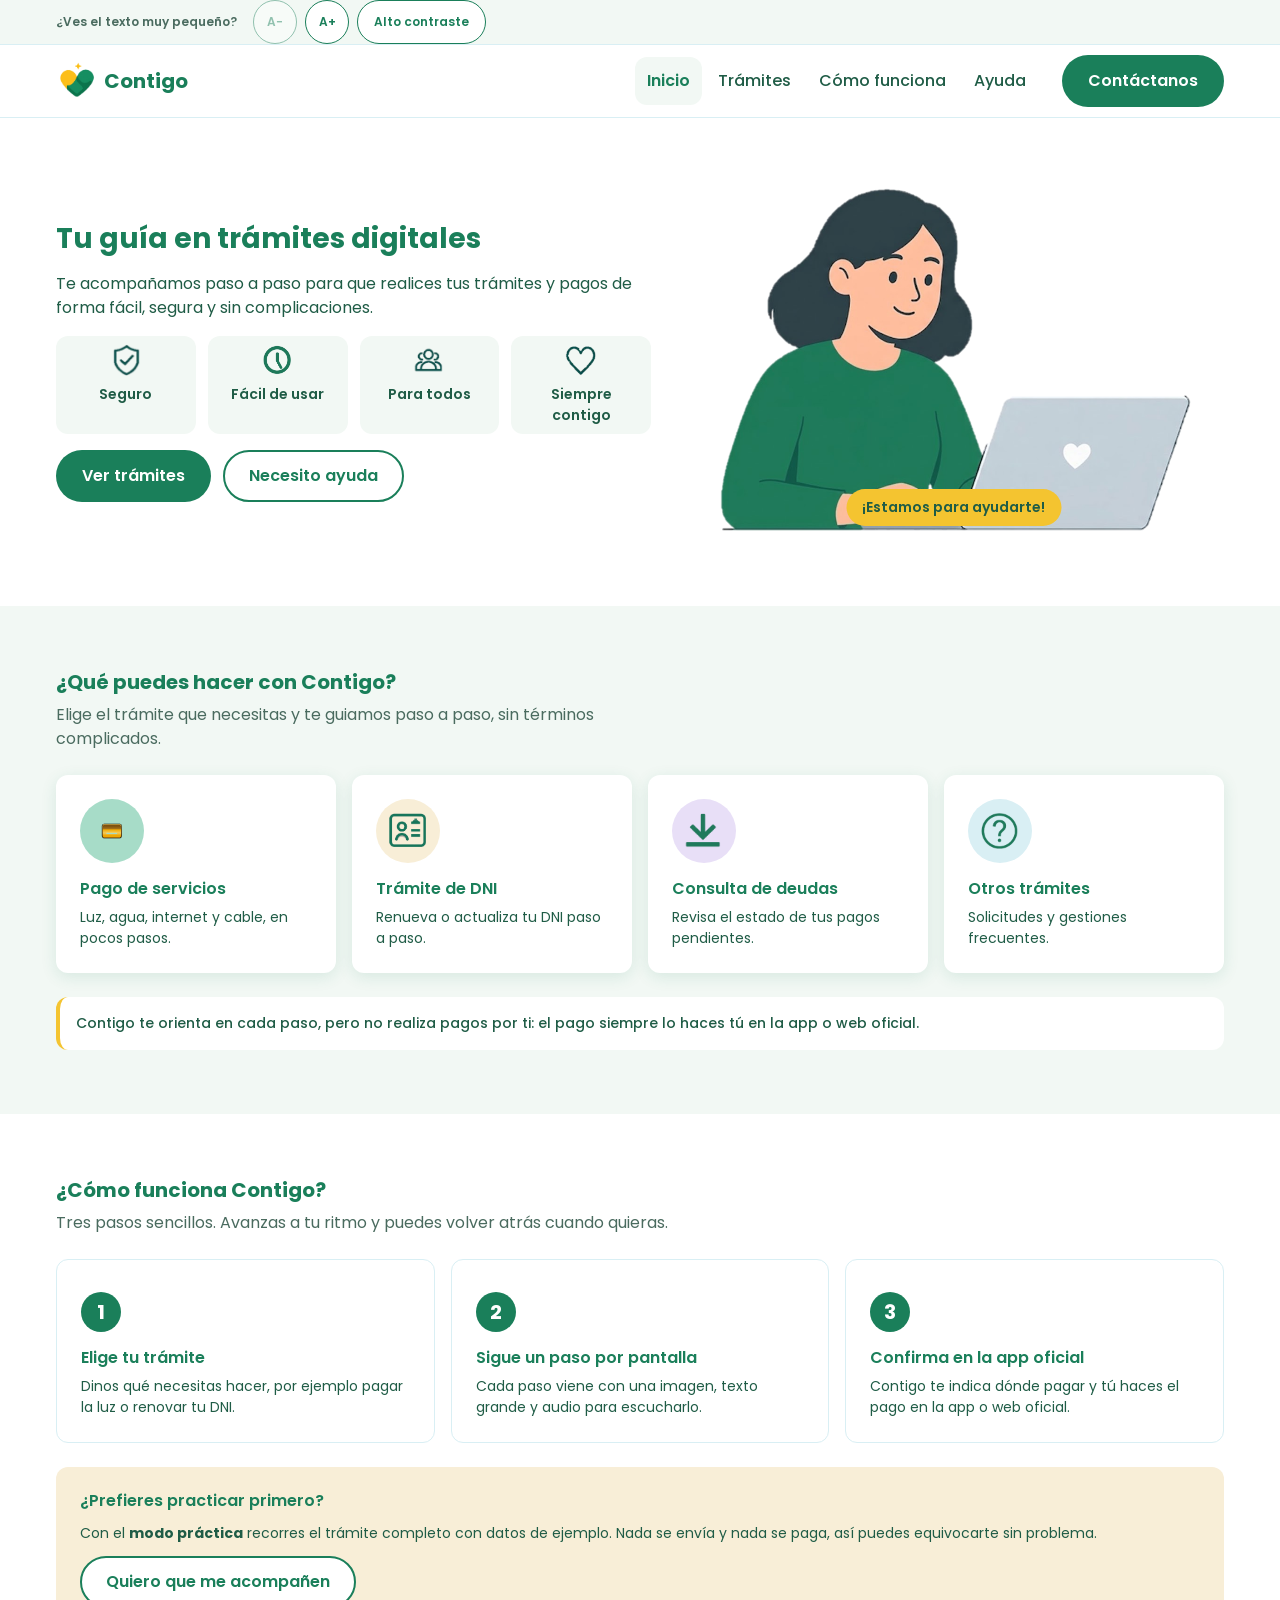
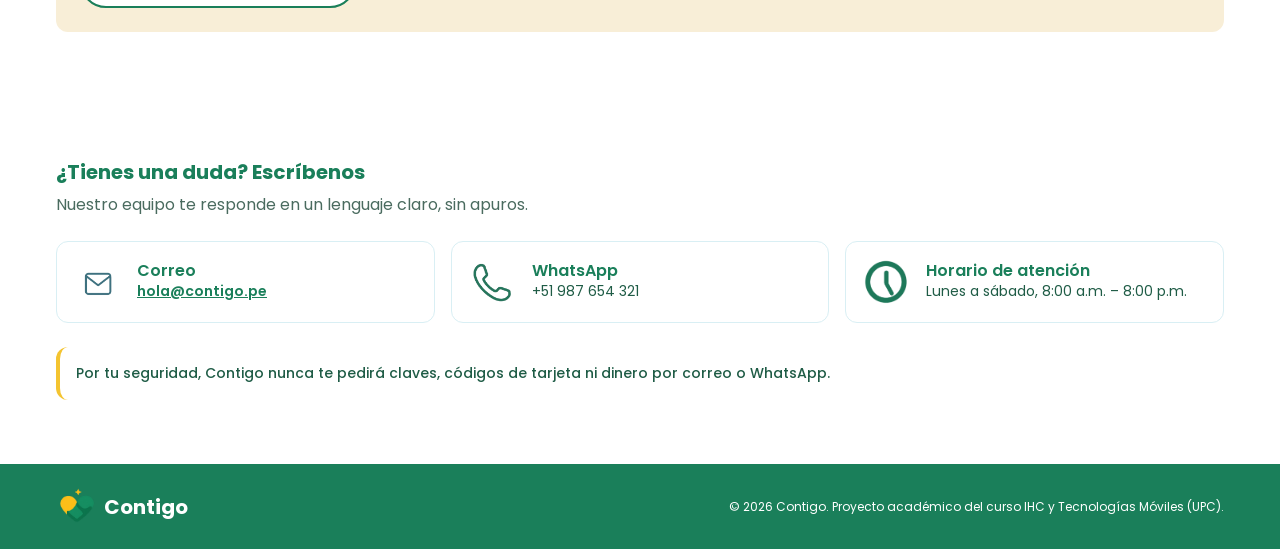
<file: public/index.html>
<!DOCTYPE html>
<html lang="es">
<head>
  <meta charset="UTF-8">
  <meta name="viewport" content="width=device-width, initial-scale=1.0">
  <meta name="description" content="Contigo te guía paso a paso para realizar tus trámites y pagos digitales de forma fácil y segura.">
  <title>Contigo | Tu guía en trámites digitales</title>
  <link rel="icon" href="favicon.ico">

  <link rel="preconnect" href="https://fonts.googleapis.com">
  <link rel="preconnect" href="https://fonts.gstatic.com" crossorigin>
  <link href="https://fonts.googleapis.com/css2?family=Poppins:wght@400;500;600;700&display=swap" rel="stylesheet">

  <link rel="stylesheet" href="assets/styles/styles.css">
</head>
<body>
  <a class="skip-link" href="#contenido">Saltar al contenido</a>

  <div class="a11y-bar">
    <div class="container a11y-inner">
      <p class="a11y-label" id="a11y-label">¿Ves el texto muy pequeño?</p>
      <div class="a11y-actions" role="group" aria-labelledby="a11y-label">
        <button class="a11y-btn" type="button" data-text-size="down" aria-label="Reducir el tamaño del texto">A<span aria-hidden="true">−</span></button>
        <button class="a11y-btn" type="button" data-text-size="up" aria-label="Aumentar el tamaño del texto">A<span aria-hidden="true">+</span></button>
        <button class="a11y-btn a11y-btn-wide" type="button" data-contrast="toggle" aria-pressed="false">Alto contraste</button>
      </div>
    </div>
  </div>

  <header class="site-header">
    <div class="container header-inner">
      <a class="brand" href="#inicio">
        <img src="assets/images/logo-icon.png" alt="">
        <span>Contigo</span>
      </a>

      <button class="menu-toggle" type="button" aria-expanded="false" aria-controls="main-menu" aria-label="Abrir menú">
        <svg viewBox="0 0 24 24" fill="none" stroke="currentColor" stroke-width="2" stroke-linecap="round" aria-hidden="true"><path d="M4 6h16M4 12h16M4 18h16"/></svg>
      </button>

      <nav id="main-menu" class="main-nav" aria-label="Navegación principal">
        <ul class="nav-links">
          <li><a href="#inicio" class="is-active" aria-current="true">Inicio</a></li>
          <li><a href="#tramites">Trámites</a></li>
          <li><a href="#como-funciona">Cómo funciona</a></li>
          <li><a href="#ayuda">Ayuda</a></li>
        </ul>
        <a class="btn btn-primary" href="#ayuda">Contáctanos</a>
      </nav>
    </div>
  </header>

  <main id="contenido">
    <section id="inicio" class="section hero">
      <div class="container hero-grid">
        <div class="hero-text">
          <h1>Tu guía en trámites digitales</h1>
          <p class="hero-intro">
            Te acompañamos paso a paso para que realices tus trámites y pagos
            de forma fácil, segura y sin complicaciones.
          </p>

          <ul class="features">
            <li class="feature">
              <img src="assets/images/feature-secure.png" alt="">
              <span>Seguro</span>
            </li>
            <li class="feature">
              <img src="assets/images/feature-easy.png" alt="">
              <span>Fácil de usar</span>
            </li>
            <li class="feature">
              <img src="assets/images/feature-everyone.png" alt="">
              <span>Para todos</span>
            </li>
            <li class="feature">
              <img src="assets/images/feature-always.png" alt="">
              <span>Siempre contigo</span>
            </li>
          </ul>

          <div class="hero-actions">
            <a class="btn btn-primary" href="#tramites">Ver trámites</a>
            <a class="btn btn-secondary" href="#ayuda">Necesito ayuda</a>
          </div>
        </div>

        <figure class="hero-illustration">
          <img src="assets/images/illustration-laptop.png" alt="Mujer sonriente usando Contigo en su laptop">
          <figcaption class="hero-badge">¡Estamos para ayudarte!</figcaption>
        </figure>
      </div>
    </section>

    <section id="tramites" class="section section-soft">
      <div class="container">
        <div class="section-header">
          <h2>¿Qué puedes hacer con Contigo?</h2>
          <p>Elige el trámite que necesitas y te guiamos paso a paso, sin términos complicados.</p>
        </div>

        <ul class="services-grid">
          <li class="service-card">
            <span class="service-icon icon-bg-mint"><img src="assets/images/home-payments.png" alt=""></span>
            <h3>Pago de servicios</h3>
            <p>Luz, agua, internet y cable, en pocos pasos.</p>
          </li>
          <li class="service-card">
            <span class="service-icon icon-bg-cream"><img src="assets/images/service-dni.png" alt=""></span>
            <h3>Trámite de DNI</h3>
            <p>Renueva o actualiza tu DNI paso a paso.</p>
          </li>
          <li class="service-card">
            <span class="service-icon icon-bg-lilac"><img src="assets/images/service-debts.png" alt=""></span>
            <h3>Consulta de deudas</h3>
            <p>Revisa el estado de tus pagos pendientes.</p>
          </li>
          <li class="service-card">
            <span class="service-icon icon-bg-sky"><img src="assets/images/service-other.png" alt=""></span>
            <h3>Otros trámites</h3>
            <p>Solicitudes y gestiones frecuentes.</p>
          </li>
        </ul>

        <p class="services-note">
          Contigo te orienta en cada paso, pero no realiza pagos por ti:
          el pago siempre lo haces tú en la app o web oficial.
        </p>
      </div>
    </section>

    <section id="como-funciona" class="section">
      <div class="container">
        <div class="section-header">
          <h2>¿Cómo funciona Contigo?</h2>
          <p>Tres pasos sencillos. Avanzas a tu ritmo y puedes volver atrás cuando quieras.</p>
        </div>

        <ol class="steps">
          <li class="step">
            <span class="step-number" aria-hidden="true">1</span>
            <h3>Elige tu trámite</h3>
            <p>Dinos qué necesitas hacer, por ejemplo pagar la luz o renovar tu DNI.</p>
          </li>
          <li class="step">
            <span class="step-number" aria-hidden="true">2</span>
            <h3>Sigue un paso por pantalla</h3>
            <p>Cada paso viene con una imagen, texto grande y audio para escucharlo.</p>
          </li>
          <li class="step">
            <span class="step-number" aria-hidden="true">3</span>
            <h3>Confirma en la app oficial</h3>
            <p>Contigo te indica dónde pagar y tú haces el pago en la app o web oficial.</p>
          </li>
        </ol>

        <div class="practice-note">
          <h3>¿Prefieres practicar primero?</h3>
          <p>
            Con el <strong>modo práctica</strong> recorres el trámite completo con datos
            de ejemplo. Nada se envía y nada se paga, así puedes equivocarte sin problema.
          </p>
          <a class="btn btn-secondary" href="#ayuda">Quiero que me acompañen</a>
        </div>
      </div>
    </section>

    <section id="ayuda" class="section">
      <div class="container">
        <div class="section-header">
          <h2>¿Tienes una duda? Escríbenos</h2>
          <p>Nuestro equipo te responde en un lenguaje claro, sin apuros.</p>
        </div>

        <ul class="contact-list">
          <li class="contact-item">
            <img src="assets/images/icon-mail.png" alt="">
            <div>
              <h3>Correo</h3>
              <a href="mailto:hola@contigo.pe">hola@contigo.pe</a>
            </div>
          </li>
          <li class="contact-item">
            <img src="assets/images/icon-phone.png" alt="">
            <div>
              <h3>WhatsApp</h3>
              <p>+51 987 654 321</p>
            </div>
          </li>
          <li class="contact-item">
            <img src="assets/images/icon-clock.png" alt="">
            <div>
              <h3>Horario de atención</h3>
              <p>Lunes a sábado, 8:00 a.m. – 8:00 p.m.</p>
            </div>
          </li>
        </ul>

         <p class="services-note">
          Por tu seguridad, Contigo nunca te pedirá claves, códigos de tarjeta
          ni dinero por correo o WhatsApp.
        </p>
      </div>
    </section>
  </main>

  <footer class="site-footer">
    <div class="container footer-inner">
      <a class="brand brand-light" href="#inicio">
        <img src="assets/images/logo-icon.png" alt="">
        <span>Contigo</span>
      </a>
      <p class="footer-note">&copy; <span id="current-year"></span> Contigo. Proyecto académico del curso IHC y Tecnologías Móviles (UPC).</p>
    </div>
  </footer>

  <script src="assets/scripts/main.js"></script>
</body>
</html>
</file>
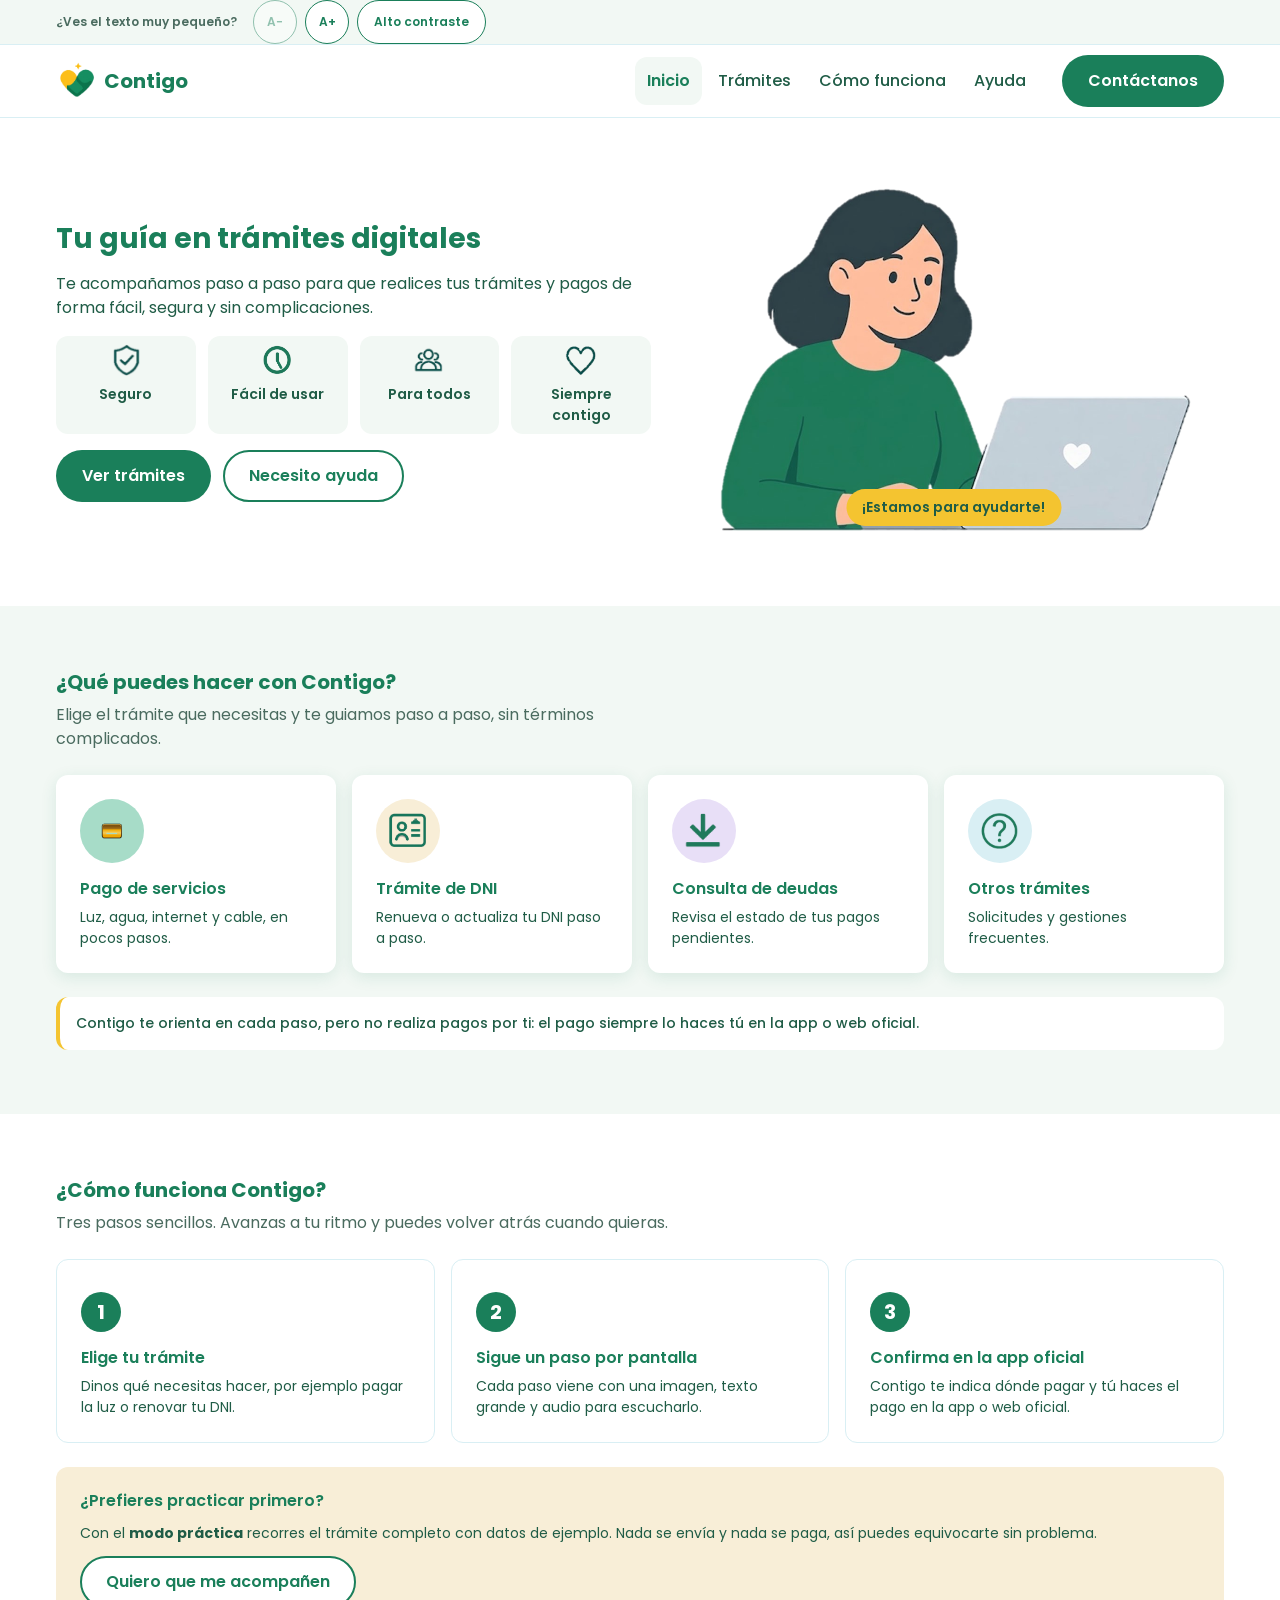
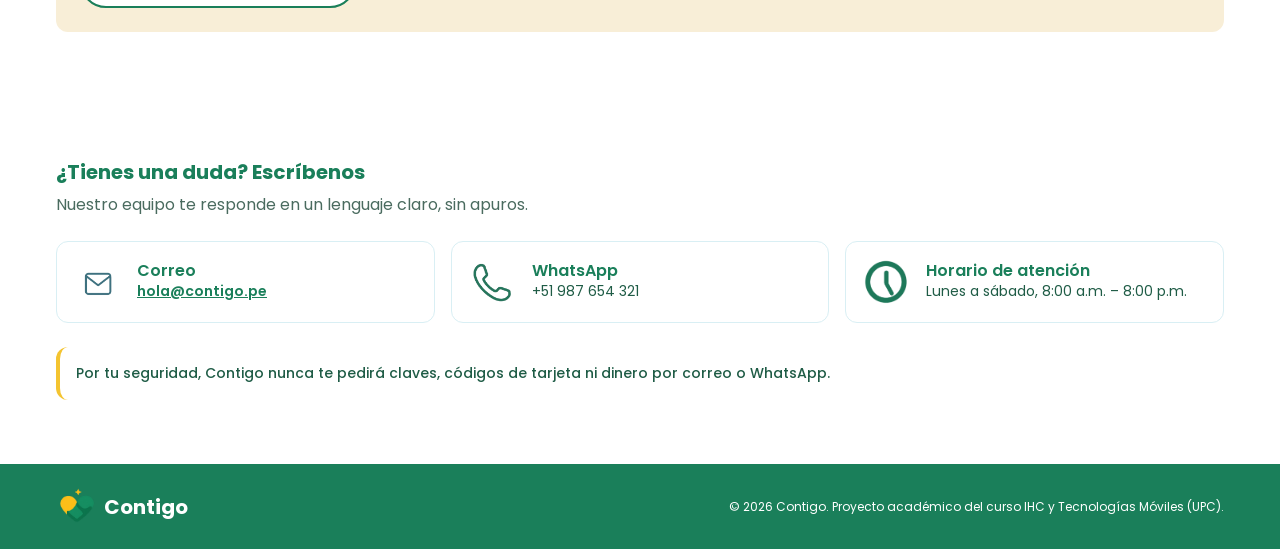
<file: public/guide.html>
<!DOCTYPE html>
<html lang="es">
<head>
  <meta charset="UTF-8">
  <meta name="viewport" content="width=device-width, initial-scale=1.0">
  <title>Guía | Contigo</title>
  <link rel="icon" href="assets/images/logo-icon.png">

  <link rel="preconnect" href="https://fonts.googleapis.com">
  <link rel="preconnect" href="https://fonts.gstatic.com" crossorigin>
  <link href="https://fonts.googleapis.com/css2?family=Poppins:wght@400;500;600;700;800&display=swap" rel="stylesheet">

  <link rel="stylesheet" href="assets/styles/main.css">
  <link rel="stylesheet" href="assets/styles/home.css">
  <link rel="stylesheet" href="assets/styles/procedures.css">
  <link rel="stylesheet" href="assets/styles/sprint2.css">
</head>
<body class="app-page guide-page">
  <a class="skip-link" href="#contenido">Saltar al contenido</a>

  <header class="site-header">
    <div class="container header-inner">
      <a class="brand" href="home.html">
        <img src="assets/images/logo-icon.png" alt="">
        <span>Contigo</span>
      </a>
      <a id="exit-link" class="btn btn-secondary logout-button" href="procedures.html">Salir de la guía</a>
    </div>
  </header>

  <main id="contenido" class="guide-main">
    <div class="container guide-container">
      <div id="practice-banner" class="alert alert-info" hidden>
        <span class="alert-icon" aria-hidden="true">i</span>
        <div>
          <p class="alert-title">Estás en modo práctica</p>
          <p class="alert-text">Usamos datos de ejemplo y no se hace ningún pago real. Puedes equivocarte sin miedo.</p>
        </div>
      </div>

      <div class="guide-progress">
        <div class="guide-progress-info">
          <p id="progress-text" class="guide-progress-text"></p>
          <p id="time-text" class="guide-time"></p>
        </div>
        <div id="progress-track" class="progress-track" role="progressbar" aria-label="Avance de la guía" aria-valuemin="0" aria-valuemax="100" aria-valuenow="0">
          <div id="progress-bar" class="progress-bar"></div>
        </div>
      </div>

      <section class="card guide-card" aria-live="polite">
        <div id="step-visual" class="step-visual"></div>
        <h1 id="step-title" class="guide-title" tabindex="-1"></h1>
        <p id="step-text" class="guide-text"></p>

        <div id="step-tip" class="alert alert-warning" hidden>
          <span class="alert-icon" aria-hidden="true">!</span>
          <div>
            <p class="alert-title">Un consejo</p>
            <p class="alert-text"></p>
          </div>
        </div>

        <form id="step-form" class="guide-form" novalidate hidden></form>

        <dl id="step-review" class="review-list" hidden></dl>

        <div id="step-done" class="done-block" hidden>
          <p class="receipt-code-line">Código de tu comprobante: <strong id="receipt-code"></strong></p>
          <div class="guide-buttons">
            <button id="save-receipt" class="btn btn-primary btn-block" type="button">Guardar comprobante</button>
            <button id="share-receipt" class="btn btn-secondary btn-block" type="button">Compartir comprobante</button>
            <a class="btn btn-secondary btn-block" href="procedures.html">Ver mis trámites</a>
            <a class="btn-link" href="home.html">Volver al inicio</a>
          </div>
          <p class="home-note">
            Este comprobante solo registra que completaste la guía. Contigo no realiza pagos por ti.
          </p>
        </div>
      </section>

      <div id="guide-actions" class="guide-actions">
        <button id="back-button" class="btn btn-secondary" type="button">Anterior</button>
        <button id="next-button" class="btn btn-primary" type="button">Siguiente</button>
      </div>
    </div>
  </main>

  <div id="toast" class="toast" role="status" aria-live="polite" hidden></div>

  <script src="assets/scripts/app.js"></script>
  <script src="assets/scripts/storage.js"></script>
  <script src="assets/scripts/forms.js"></script>
  <script src="assets/scripts/icons.js"></script>
  <script src="assets/scripts/procedures-data.js"></script>
  <script src="assets/scripts/receipts.js"></script>
  <script src="assets/scripts/guide.js"></script>
  <!-- Sprint 2 -->
  <script src="assets/scripts/ui-helpers.js"></script>
  <script src="assets/scripts/bills.js"></script>
  <script src="assets/scripts/guide-history.js"></script>
  <script src="assets/scripts/assistant-data.js"></script>
  <script src="assets/scripts/assistant.js"></script>
  <script src="assets/scripts/glossary.js"></script>
  <script src="assets/scripts/guide-audio.js"></script>
  <script src="assets/scripts/guide-extras.js"></script>
</body>
</html>
</file>
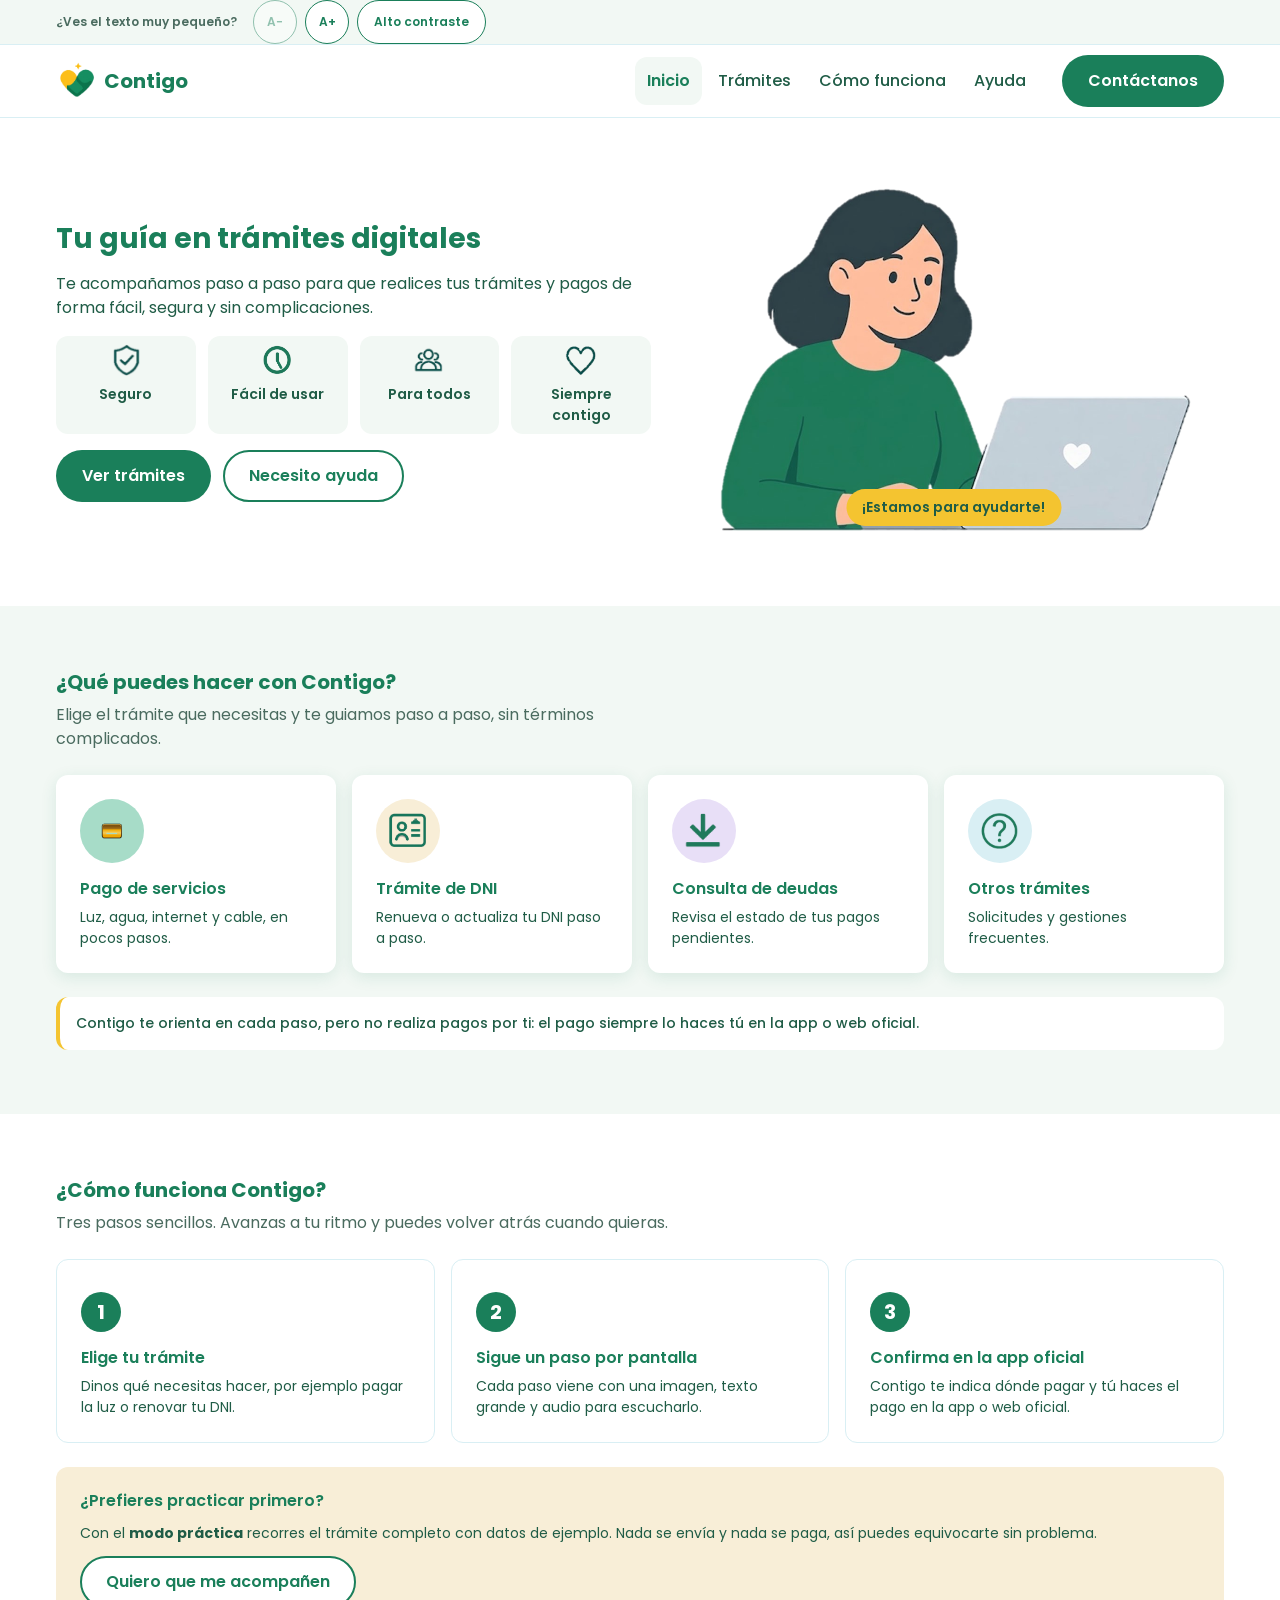
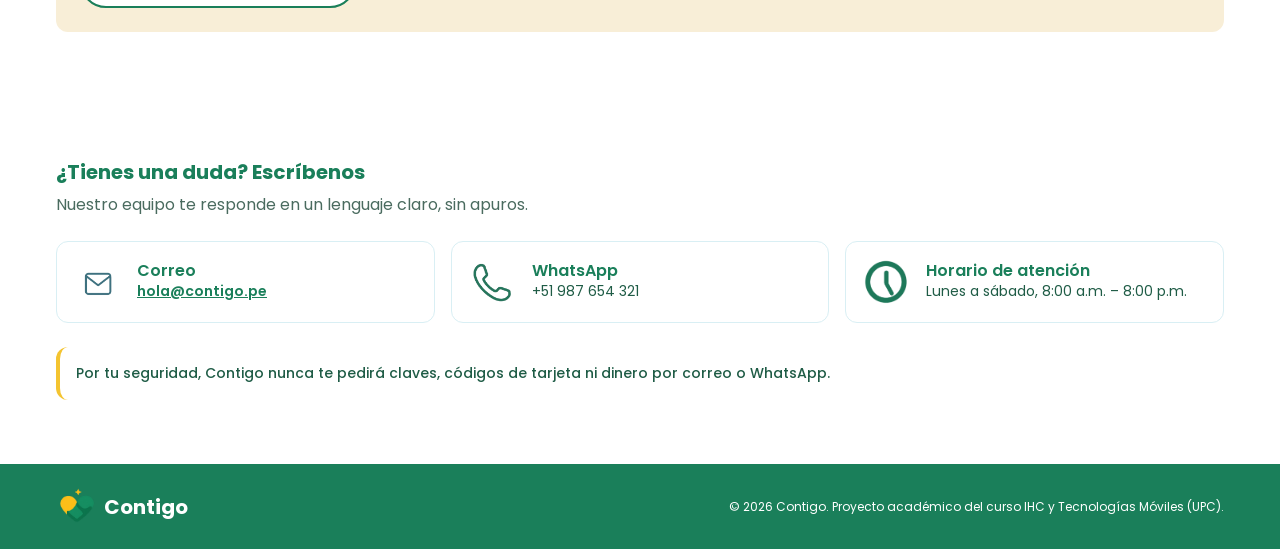
<file: public/home.html>
<!DOCTYPE html>
<html lang="es">
<head>
  <meta charset="UTF-8">
  <meta name="viewport" content="width=device-width, initial-scale=1.0">
  <title>Inicio | Contigo</title>
  <link rel="icon" href="assets/images/logo-icon.png">

  <link rel="preconnect" href="https://fonts.googleapis.com">
  <link rel="preconnect" href="https://fonts.gstatic.com" crossorigin>
  <link href="https://fonts.googleapis.com/css2?family=Poppins:wght@400;500;600;700;800&display=swap" rel="stylesheet">

  <link rel="stylesheet" href="assets/styles/main.css">
  <link rel="stylesheet" href="assets/styles/home.css">
  <link rel="stylesheet" href="assets/styles/procedures.css">
  <link rel="stylesheet" href="assets/styles/sprint2.css">
</head>
<body class="app-page">
  <a class="skip-link" href="#contenido">Saltar al contenido</a>

  <header class="site-header">
    <div class="container header-inner">
      <a class="brand" href="home.html">
        <img src="assets/images/logo-icon.png" alt="">
        <span>Contigo</span>
      </a>
<nav class="app-nav" aria-label="Secciones de la app">
        <a class="app-nav-link is-active" href="home.html" aria-current="page">
          <svg viewBox="0 0 24 24" fill="currentColor" aria-hidden="true"><path d="M12 3l9 8h-3v9h-5v-6h-2v6H6v-9H3z"/></svg>
          <span>Inicio</span>
        </a>
        <a class="app-nav-link" href="procedures.html">
          <svg viewBox="0 0 24 24" fill="none" stroke="currentColor" stroke-width="2" stroke-linejoin="round" aria-hidden="true"><path d="M6 3h8l5 5v13H6z"/><path d="M14 3v5h5M9 13h7M9 17h7"/></svg>
          <span>Mis trámites</span>
        </a>
        <a class="app-nav-link" href="#" data-soon="La sección «Ayuda» estará disponible pronto.">
          <svg viewBox="0 0 24 24" fill="none" stroke="currentColor" stroke-width="2" stroke-linecap="round" aria-hidden="true"><circle cx="12" cy="12" r="9"/><path d="M9.5 9.5a2.5 2.5 0 1 1 3.5 2.3c-.6.3-1 .9-1 1.6V14M12 17.5v.01"/></svg>
          <span>Ayuda</span>
        </a>
        <a class="app-nav-link" href="profile.html">
          <svg viewBox="0 0 24 24" fill="none" stroke="currentColor" stroke-width="2" aria-hidden="true"><circle cx="12" cy="8" r="4"/><path d="M4 21c1.5-4 4.5-6 8-6s6.5 2 8 6"/></svg>
          <span>Perfil</span>
        </a>
      </nav>

      <button id="logout-button" class="btn btn-secondary logout-button" type="button">Cerrar sesión</button>
    </div>
  </header>

  <main id="contenido" class="home-main">
    <div class="container">
      <div class="home-greeting">
        <h1 id="greeting">¡Hola!</h1>
        <p>¿Qué trámites necesitas hacer hoy?</p>
      </div>

      <form class="home-search" role="search" onsubmit="return false;">
        <label class="visually-hidden" for="search-input">Busca un trámite</label>
        <svg class="search-icon" viewBox="0 0 24 24" fill="none" stroke="currentColor" stroke-width="2" stroke-linecap="round" aria-hidden="true"><circle cx="11" cy="11" r="7"/><path d="M20 20l-3.5-3.5"/></svg>
        <input id="search-input" class="field-input" type="search" placeholder="Busca un trámite..." autocomplete="off">
      </form>
      <p id="search-status" class="visually-hidden" role="status"></p>

      <ul id="task-list" class="task-grid">
        <li>
          <a class="task-card" href="procedures.html?category=services">
            <span class="task-icon icon-bg-mint"><img src="assets/images/home-payments.png" alt=""></span>
            <span class="task-title">Pago de servicios</span>
            <span class="task-text">Luz, agua e internet, paso a paso.</span>
          </a>
        </li>
        <li>
          <a class="task-card" href="procedures.html?category=queries">
            <span class="task-icon icon-bg-sky"><img src="assets/images/home-queries.png" alt=""></span>
            <span class="task-title">Consulta de trámites</span>
            <span class="task-text">Entérate qué necesitas hacer.</span>
          </a>
        </li>
        <li>
          <button class="task-card" type="button" data-soon="La guía de «Identificación de recibos» estará disponible pronto.">
            <span class="task-icon icon-bg-lilac"><img src="assets/images/home-receipts.png" alt=""></span>
            <span class="task-title">Identificación de recibos</span>
            <span class="task-text">Escanea tu recibo y listo.</span>
          </button>
        </li>
        <li>
          <a class="task-card" href="procedures.html">
            <span class="task-icon icon-bg-mint"><img src="assets/images/home-guide.png" alt=""></span>
            <span class="task-title">Seguimiento paso a paso</span>
            <span class="task-text">Te acompañamos en el proceso.</span>
          </a>
        </li>
        <li>
          <a class="task-card" href="procedures.html?category=documents">
            <span class="task-icon icon-bg-sky"><img src="assets/images/home-requirements.png" alt=""></span>
            <span class="task-title">Requisitos y documentos</span>
            <span class="task-text">Revisa qué necesitas antes.</span>
          </a>
        </li>
        <li>
          <button class="task-card" type="button" data-soon="La guía de «Resolución de errores» estará disponible pronto.">
            <span class="task-icon icon-bg-lilac"><img src="assets/images/home-errors.png" alt=""></span>
            <span class="task-title">Resolución de errores</span>
            <span class="task-text">Te explicamos cómo seguir.</span>
          </button>
        </li>
      </ul>

      <section id="frequent-section" class="frequent-section" aria-labelledby="frequent-title">
        <h2 id="frequent-title" class="section-title">Trámites frecuentes</h2>
        <ul id="frequent-list" class="task-grid"></ul>
      </section>

      <div id="search-empty" class="alert alert-info" hidden>
        <span class="alert-icon" aria-hidden="true">?</span>
        <div>
          <p class="alert-title">No encontramos ese trámite</p>
          <p class="alert-text">Prueba con otra palabra, por ejemplo: luz, recibo o documentos.</p>
        </div>
      </div>

      <p class="home-note">
        Recuerda: Contigo te orienta paso a paso, pero no realiza pagos por ti.
      </p>
    </div>
  </main>

  <div id="toast" class="toast" role="status" aria-live="polite" hidden></div>

  <script src="assets/scripts/app.js"></script>
  <script src="assets/scripts/storage.js"></script>
  <script src="assets/scripts/forms.js"></script>
  <script src="assets/scripts/icons.js"></script>
  <script src="assets/scripts/procedures-data.js"></script>
  <script src="assets/scripts/procedure-card.js"></script>
  <script src="assets/scripts/home.js"></script>
  <!-- Sprint 2 -->
  <script src="assets/scripts/ui-helpers.js"></script>
  <script src="assets/scripts/bills.js"></script>
  <script src="assets/scripts/guide-history.js"></script>
  <script src="assets/scripts/assistant-data.js"></script>
  <script src="assets/scripts/assistant.js"></script>
  <script src="assets/scripts/reminders.js"></script>
  <script src="assets/scripts/app-extras.js"></script>
</body>
</html>
</file>
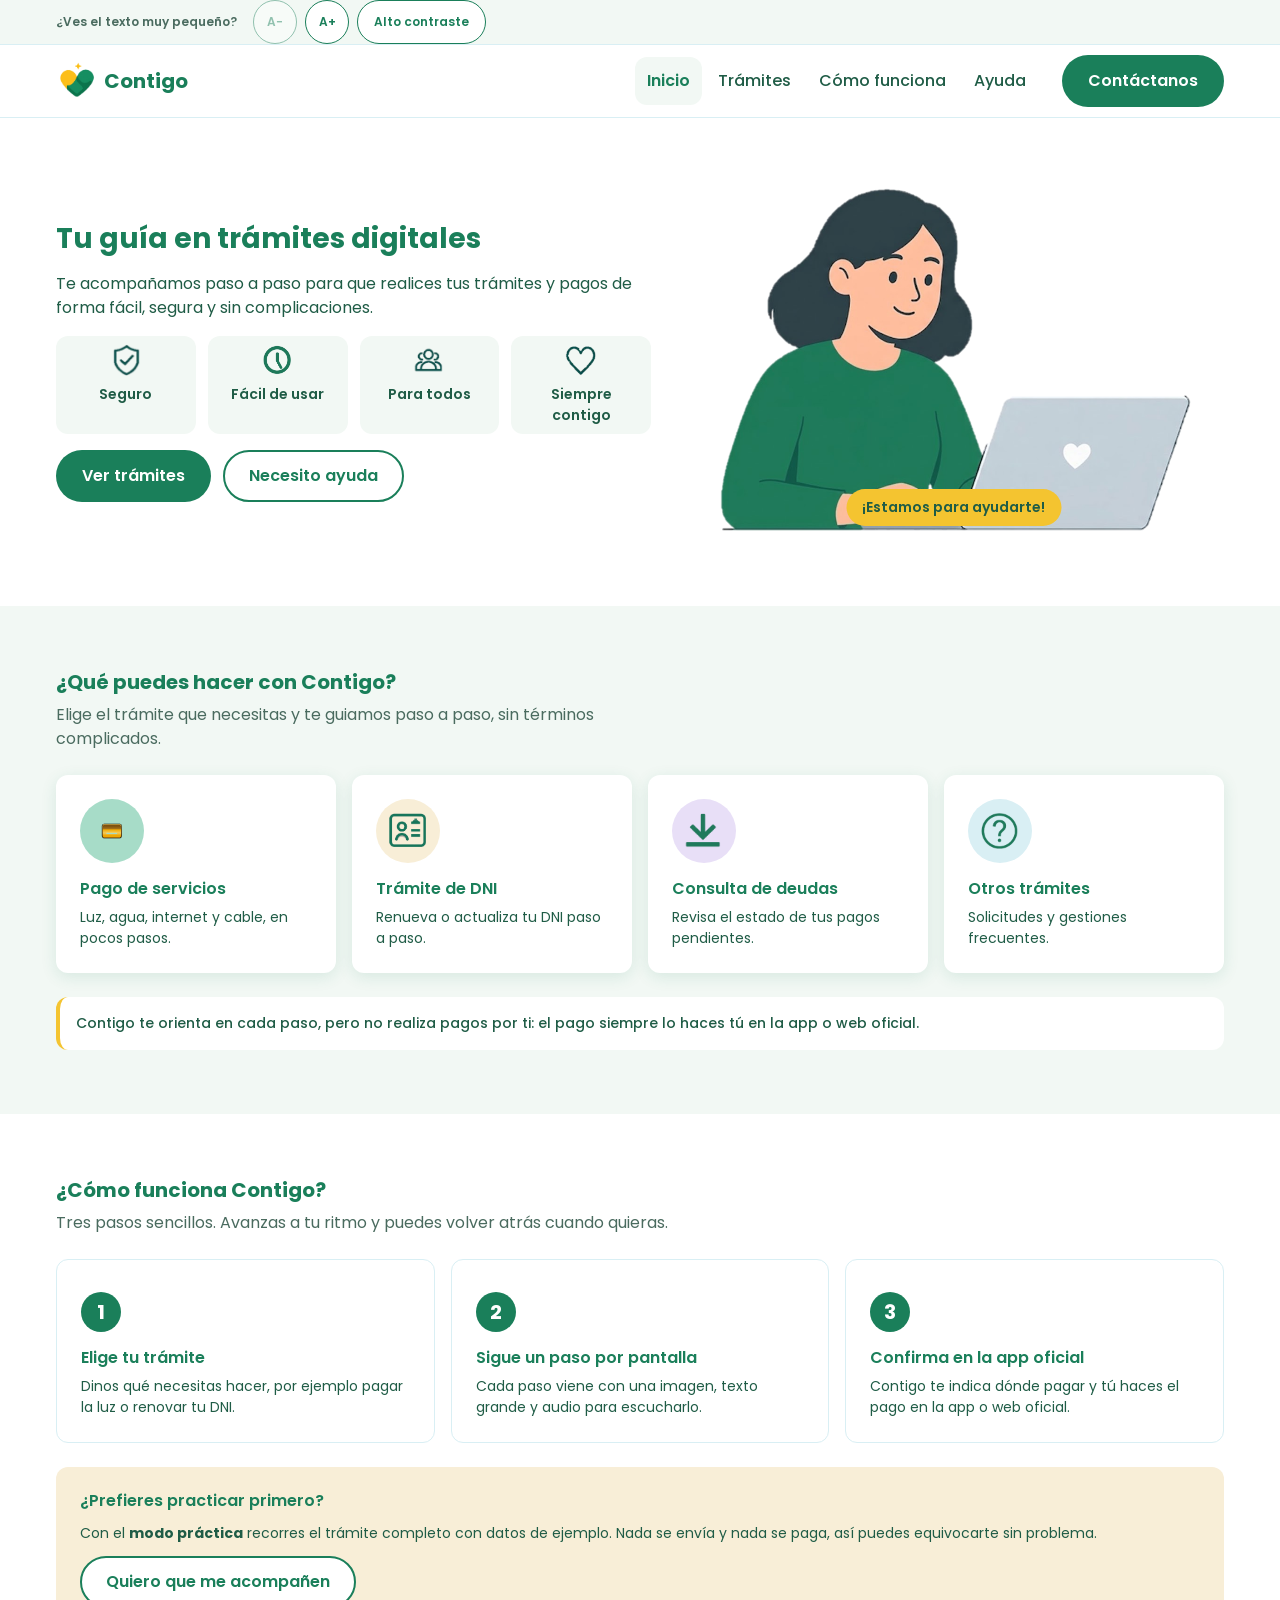
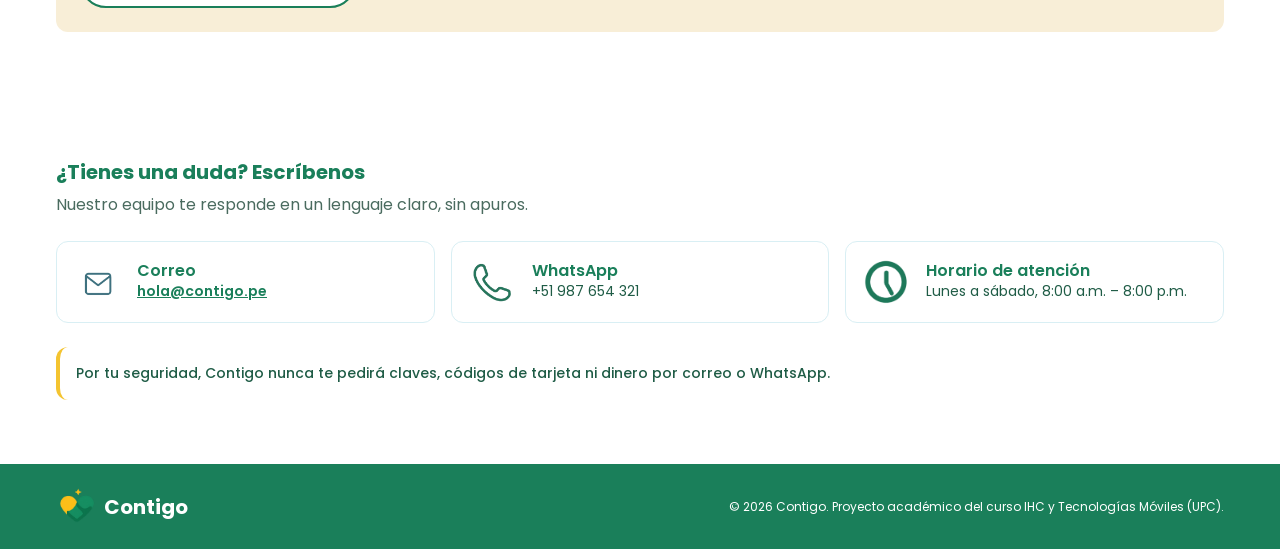
<file: public/procedure.html>
<!DOCTYPE html>
<html lang="es">
<head>
  <meta charset="UTF-8">
  <meta name="viewport" content="width=device-width, initial-scale=1.0">
  <title>Trámite | Contigo</title>
  <link rel="icon" href="assets/images/logo-icon.png">

  <link rel="preconnect" href="https://fonts.googleapis.com">
  <link rel="preconnect" href="https://fonts.gstatic.com" crossorigin>
  <link href="https://fonts.googleapis.com/css2?family=Poppins:wght@400;500;600;700;800&display=swap" rel="stylesheet">

  <link rel="stylesheet" href="assets/styles/main.css">
  <link rel="stylesheet" href="assets/styles/home.css">
  <link rel="stylesheet" href="assets/styles/procedures.css">
  <link rel="stylesheet" href="assets/styles/sprint2.css">
</head>
<body class="app-page">
  <a class="skip-link" href="#contenido">Saltar al contenido</a>

  <header class="site-header">
    <div class="container header-inner">
      <a class="brand" href="home.html">
        <img src="assets/images/logo-icon.png" alt="">
        <span>Contigo</span>
      </a>

      <nav class="app-nav" aria-label="Secciones de la app">
        <a class="app-nav-link" href="home.html">
          <svg viewBox="0 0 24 24" fill="currentColor" aria-hidden="true"><path d="M12 3l9 8h-3v9h-5v-6h-2v6H6v-9H3z"/></svg>
          <span>Inicio</span>
        </a>
        <a class="app-nav-link is-active" href="procedures.html" aria-current="page">
          <svg viewBox="0 0 24 24" fill="none" stroke="currentColor" stroke-width="2" stroke-linejoin="round" aria-hidden="true"><path d="M6 3h8l5 5v13H6z"/><path d="M14 3v5h5M9 13h7M9 17h7"/></svg>
          <span>Mis trámites</span>
        </a>
        <a class="app-nav-link" href="#" data-soon="La sección «Ayuda» estará disponible pronto.">
          <svg viewBox="0 0 24 24" fill="none" stroke="currentColor" stroke-width="2" stroke-linecap="round" aria-hidden="true"><circle cx="12" cy="12" r="9"/><path d="M9.5 9.5a2.5 2.5 0 1 1 3.5 2.3c-.6.3-1 .9-1 1.6V14M12 17.5v.01"/></svg>
          <span>Ayuda</span>
        </a>
        <a class="app-nav-link" href="profile.html">
          <svg viewBox="0 0 24 24" fill="none" stroke="currentColor" stroke-width="2" aria-hidden="true"><circle cx="12" cy="8" r="4"/><path d="M4 21c1.5-4 4.5-6 8-6s6.5 2 8 6"/></svg>
          <span>Perfil</span>
        </a>
      </nav>

      <button id="logout-button" class="btn btn-secondary logout-button" type="button">Cerrar sesión</button>
    </div>
  </header>

  <main id="contenido" class="home-main">
    <div class="container procedure-container">
      <a class="btn-link back-to-list" href="procedures.html">← Volver a mis trámites</a>

      <header class="procedure-header">
        <span id="procedure-icon" class="task-icon"></span>
        <div>
          <h1 id="procedure-name"></h1>
          <p id="procedure-summary"></p>
        </div>
      </header>

      <ul class="meta-list" aria-label="Datos del trámite">
        <li class="meta-chip"><span id="procedure-time"></span></li>
        <li class="meta-chip"><span id="procedure-steps"></span></li>
        <li class="meta-chip"><span id="procedure-category"></span></li>
      </ul>

      <section class="card procedure-card-box" aria-labelledby="requirements-title">
        <h2 id="requirements-title">Antes de empezar, ten a la mano</h2>
        <p class="procedure-hint">Marca lo que ya tienes. Así no tendrás que interrumpir la guía.</p>
        <ul id="requirements-list" class="check-list"></ul>
        <p id="requirements-status" class="check-status" role="status"></p>
      </section>

      <div class="procedure-actions">
        <a id="start-guide" class="btn btn-primary btn-block" href="#">Empezar la guía</a>
        <a id="start-practice" class="btn btn-secondary btn-block" href="#">Practicar con datos de ejemplo</a>
      </div>

      <p class="home-note">
        Recuerda: Contigo te orienta paso a paso, pero no realiza pagos por ti.
      </p>
    </div>
  </main>

  <div id="toast" class="toast" role="status" aria-live="polite" hidden></div>

  <script src="assets/scripts/app.js"></script>
  <script src="assets/scripts/storage.js"></script>
  <script src="assets/scripts/forms.js"></script>
  <script src="assets/scripts/icons.js"></script>
  <script src="assets/scripts/procedures-data.js"></script>
  <script src="assets/scripts/procedure.js"></script>
  <!-- Sprint 2 -->
  <script src="assets/scripts/ui-helpers.js"></script>
  <script src="assets/scripts/bills.js"></script>
  <script src="assets/scripts/guide-history.js"></script>
  <script src="assets/scripts/assistant-data.js"></script>
  <script src="assets/scripts/assistant.js"></script>
  <script src="assets/scripts/reminders.js"></script>
  <script src="assets/scripts/app-extras.js"></script>
</body>
</html>
</file>
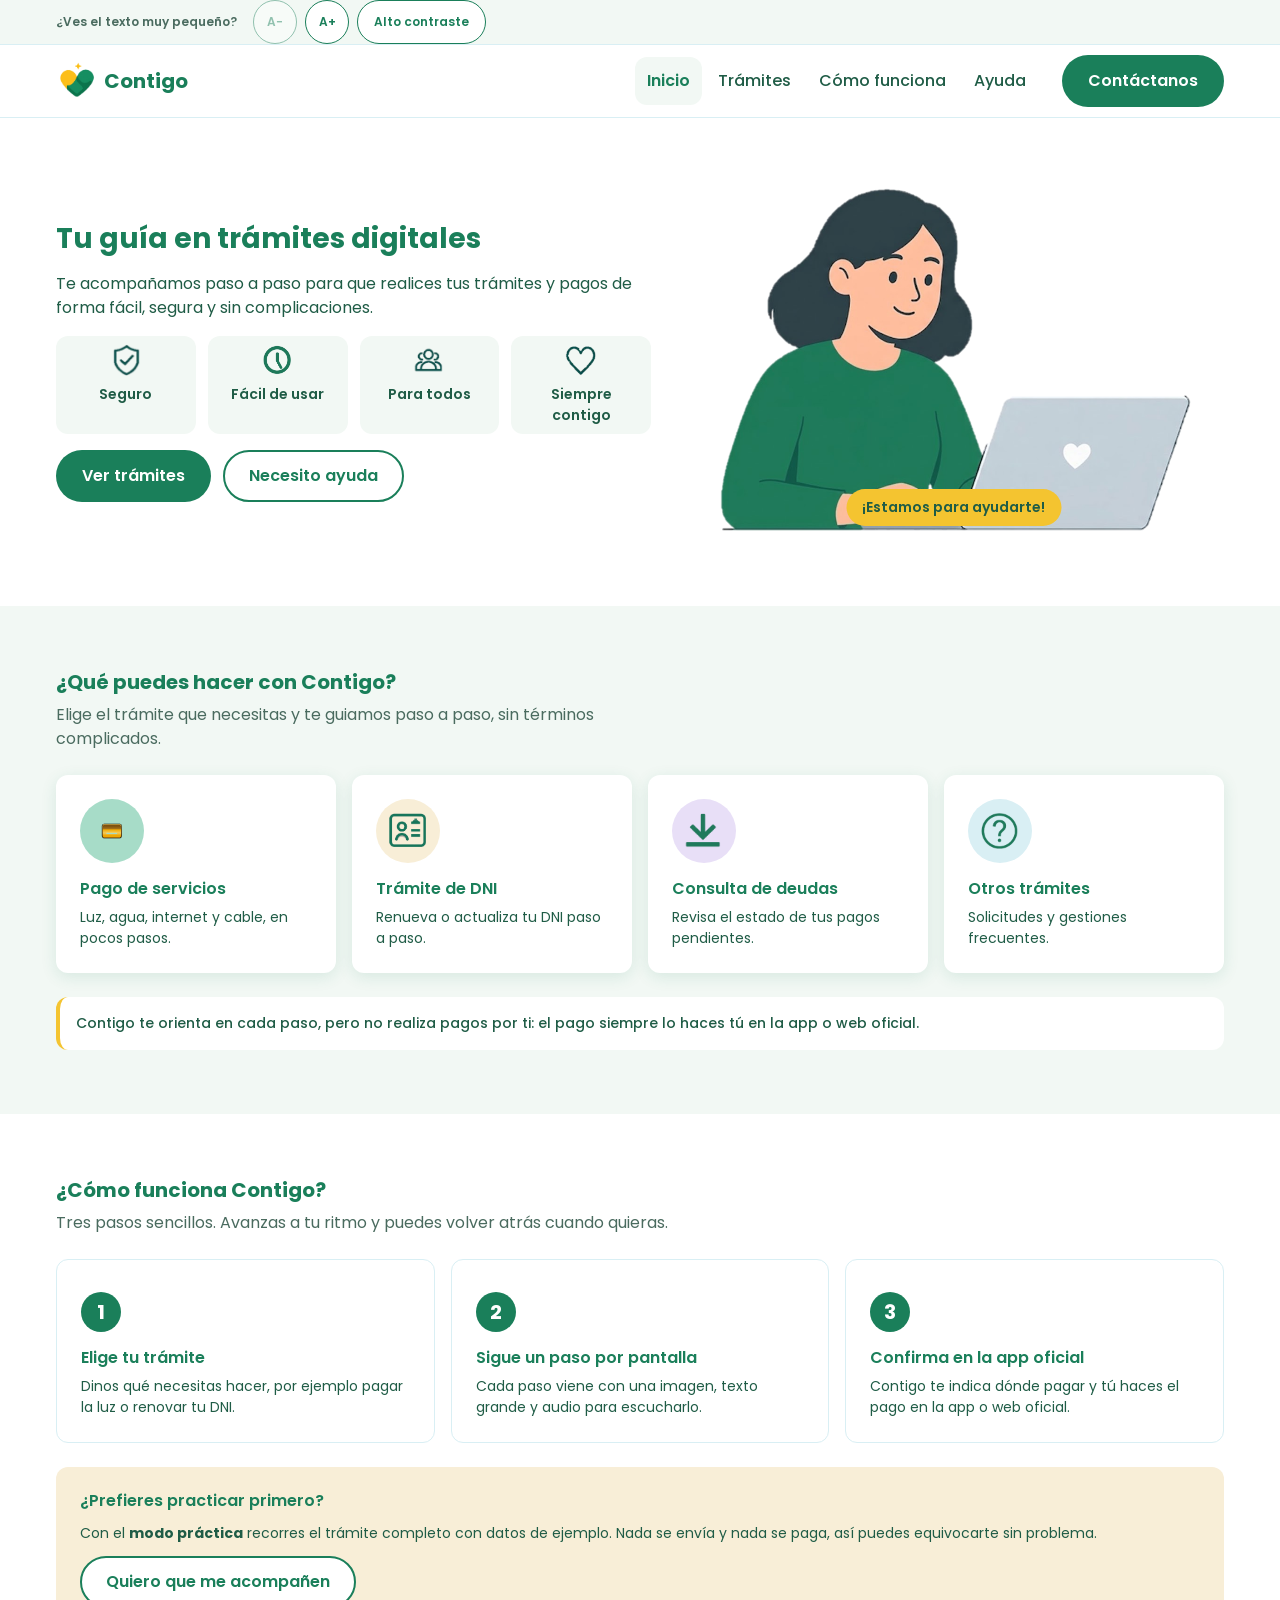
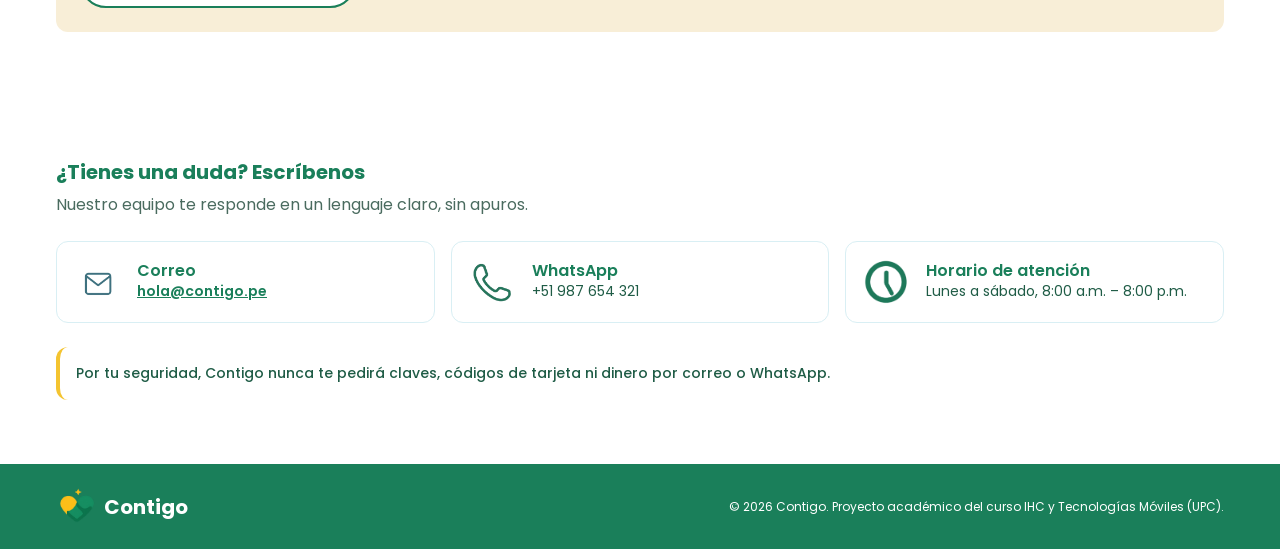
<file: public/procedures.html>
<!DOCTYPE html>
<html lang="es">
<head>
  <meta charset="UTF-8">
  <meta name="viewport" content="width=device-width, initial-scale=1.0">
  <title>Mis trámites | Contigo</title>
  <link rel="icon" href="assets/images/logo-icon.png">

  <link rel="preconnect" href="https://fonts.googleapis.com">
  <link rel="preconnect" href="https://fonts.gstatic.com" crossorigin>
  <link href="https://fonts.googleapis.com/css2?family=Poppins:wght@400;500;600;700;800&display=swap" rel="stylesheet">

  <link rel="stylesheet" href="assets/styles/main.css">
  <link rel="stylesheet" href="assets/styles/home.css">
  <link rel="stylesheet" href="assets/styles/procedures.css">
  <link rel="stylesheet" href="assets/styles/sprint2.css">
</head>
<body class="app-page">
  <a class="skip-link" href="#contenido">Saltar al contenido</a>

  <header class="site-header">
    <div class="container header-inner">
      <a class="brand" href="home.html">
        <img src="assets/images/logo-icon.png" alt="">
        <span>Contigo</span>
      </a>

      <nav class="app-nav" aria-label="Secciones de la app">
        <a class="app-nav-link" href="home.html">
          <svg viewBox="0 0 24 24" fill="currentColor" aria-hidden="true"><path d="M12 3l9 8h-3v9h-5v-6h-2v6H6v-9H3z"/></svg>
          <span>Inicio</span>
        </a>
        <a class="app-nav-link is-active" href="procedures.html" aria-current="page">
          <svg viewBox="0 0 24 24" fill="none" stroke="currentColor" stroke-width="2" stroke-linejoin="round" aria-hidden="true"><path d="M6 3h8l5 5v13H6z"/><path d="M14 3v5h5M9 13h7M9 17h7"/></svg>
          <span>Mis trámites</span>
        </a>
        <a class="app-nav-link" href="#" data-soon="La sección «Ayuda» estará disponible pronto.">
          <svg viewBox="0 0 24 24" fill="none" stroke="currentColor" stroke-width="2" stroke-linecap="round" aria-hidden="true"><circle cx="12" cy="12" r="9"/><path d="M9.5 9.5a2.5 2.5 0 1 1 3.5 2.3c-.6.3-1 .9-1 1.6V14M12 17.5v.01"/></svg>
          <span>Ayuda</span>
        </a>
        <a class="app-nav-link" href="profile.html">
          <svg viewBox="0 0 24 24" fill="none" stroke="currentColor" stroke-width="2" aria-hidden="true"><circle cx="12" cy="8" r="4"/><path d="M4 21c1.5-4 4.5-6 8-6s6.5 2 8 6"/></svg>
          <span>Perfil</span>
        </a>
      </nav>

      <button id="logout-button" class="btn btn-secondary logout-button" type="button">Cerrar sesión</button>
    </div>
  </header>

  <main id="contenido" class="home-main">
    <div class="container">
      <div class="home-greeting">
        <h1>Mis trámites</h1>
        <p>Elige un trámite y te acompañamos paso a paso.</p>
      </div>

      <form class="home-search" role="search" onsubmit="return false;">
        <label class="visually-hidden" for="search-input">Busca un trámite</label>
        <svg class="search-icon" viewBox="0 0 24 24" fill="none" stroke="currentColor" stroke-width="2" stroke-linecap="round" aria-hidden="true"><circle cx="11" cy="11" r="7"/><path d="M20 20l-3.5-3.5"/></svg>
        <input id="search-input" class="field-input" type="search" placeholder="Busca un trámite..." autocomplete="off">
      </form>
      <p id="search-status" class="visually-hidden" role="status"></p>

      <div id="category-chips" class="chip-group" role="group" aria-label="Filtrar por categoría"></div>

      <ul id="procedure-list" class="task-grid"></ul>

      <div id="search-empty" class="alert alert-info" hidden>
        <span class="alert-icon" aria-hidden="true">?</span>
        <div>
          <p class="alert-title">No encontramos ese trámite</p>
          <p class="alert-text">Prueba con otra palabra, por ejemplo: luz, agua o DNI. También puedes elegir otra categoría.</p>
        </div>
      </div>

      <section class="receipt-section" aria-labelledby="receipts-title">
        <h2 id="receipts-title" class="section-title">Trámites que ya hiciste</h2>
        <ul id="receipt-list" class="receipt-list"></ul>
        <p id="receipt-empty" class="receipt-empty">Aquí aparecerán los comprobantes de las guías que termines.</p>
      </section>

      <p class="home-note">
        Recuerda: Contigo te orienta paso a paso, pero no realiza pagos por ti.
      </p>
    </div>
  </main>

  <div id="toast" class="toast" role="status" aria-live="polite" hidden></div>

  <script src="assets/scripts/app.js"></script>
  <script src="assets/scripts/storage.js"></script>
  <script src="assets/scripts/forms.js"></script>
  <script src="assets/scripts/icons.js"></script>
  <script src="assets/scripts/procedures-data.js"></script>
  <script src="assets/scripts/procedure-card.js"></script>
  <script src="assets/scripts/receipts.js"></script>
  <script src="assets/scripts/procedures.js"></script>
  <!-- Sprint 2 -->
  <script src="assets/scripts/ui-helpers.js"></script>
  <script src="assets/scripts/bills.js"></script>
  <script src="assets/scripts/guide-history.js"></script>
  <script src="assets/scripts/assistant-data.js"></script>
  <script src="assets/scripts/assistant.js"></script>
  <script src="assets/scripts/reminders.js"></script>
  <script src="assets/scripts/app-extras.js"></script>
</body>
</html>
</file>
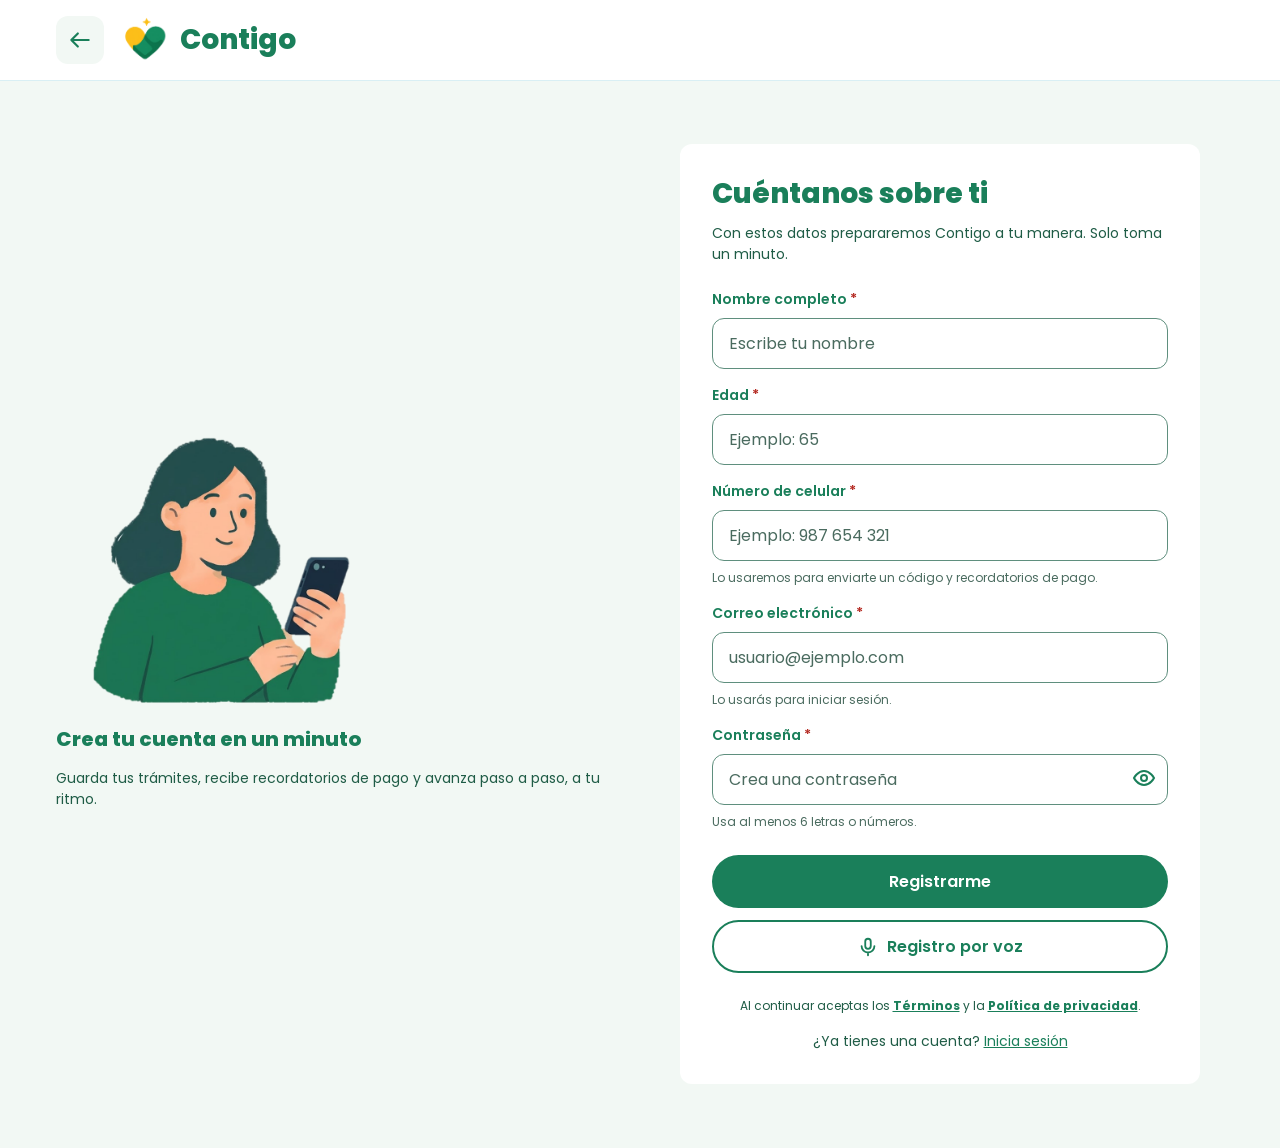
<file: public/register.html>
<!DOCTYPE html>
<html lang="es">
<head>
  <meta charset="UTF-8">
  <meta name="viewport" content="width=device-width, initial-scale=1.0">
  <title>Crear cuenta | Contigo</title>
  <link rel="icon" href="assets/images/logo-icon.png">

  <link rel="preconnect" href="https://fonts.googleapis.com">
  <link rel="preconnect" href="https://fonts.gstatic.com" crossorigin>
  <link href="https://fonts.googleapis.com/css2?family=Poppins:wght@400;500;600;700;800&display=swap" rel="stylesheet">

  <link rel="stylesheet" href="assets/styles/main.css">
  <link rel="stylesheet" href="assets/styles/auth.css">
</head>
<body class="auth-page">
  <a class="skip-link" href="#contenido">Saltar al contenido</a>

  <header class="auth-header">
    <div class="container header-inner">
      <a class="back-link" href="index.html" aria-label="Volver a la página principal">
        <svg viewBox="0 0 24 24" fill="none" stroke="currentColor" stroke-width="2" stroke-linecap="round" stroke-linejoin="round" aria-hidden="true"><path d="M20 12H4M10 6l-6 6 6 6"/></svg>
      </a>
      <a class="brand" href="index.html">
        <img src="assets/images/logo-icon.png" alt="">
        <span>Contigo</span>
      </a>
    </div>
  </header>

  <main id="contenido" class="auth-main">
    <div class="container auth-grid">
      <aside class="auth-aside">
        <img src="assets/images/illustration-phone.png" alt="">
        <h2>Crea tu cuenta en un minuto</h2>
        <p>Guarda tus trámites, recibe recordatorios de pago y avanza paso a paso, a tu ritmo.</p>
      </aside>

      <section class="card auth-card" aria-labelledby="register-title">
        <div id="register-form-panel">
          <h1 id="register-title">Cuéntanos sobre ti</h1>
          <p class="auth-intro">Con estos datos prepararemos Contigo a tu manera. Solo toma un minuto.</p>

          <div id="register-alert" class="alert alert-error" role="alert" hidden>
            <span class="alert-icon" aria-hidden="true">!</span>
            <div>
              <p class="alert-title"></p>
              <p class="alert-text"></p>
            </div>
          </div>

          <form id="register-form" novalidate>
            <div class="field">
              <label class="field-label" for="register-name">Nombre completo <span class="field-required" aria-hidden="true">*</span></label>
              <input class="field-input" id="register-name" name="name" type="text" autocomplete="name" placeholder="Escribe tu nombre" required aria-describedby="register-name-error">
              <p class="field-error" id="register-name-error"></p>
            </div>

            <div class="field">
              <label class="field-label" for="register-age">Edad <span class="field-required" aria-hidden="true">*</span></label>
              <input class="field-input" id="register-age" name="age" type="text" inputmode="numeric" maxlength="3" placeholder="Ejemplo: 65" required aria-describedby="register-age-error">
              <p class="field-error" id="register-age-error"></p>
            </div>

            <div class="field">
              <label class="field-label" for="register-phone">Número de celular <span class="field-required" aria-hidden="true">*</span></label>
              <input class="field-input" id="register-phone" name="phone" type="tel" inputmode="numeric" autocomplete="tel-national" maxlength="11" placeholder="Ejemplo: 987 654 321" required aria-describedby="register-phone-hint register-phone-error">
              <p class="field-hint" id="register-phone-hint">Lo usaremos para enviarte un código y recordatorios de pago.</p>
              <p class="field-error" id="register-phone-error"></p>
            </div>

            <div class="field">
              <label class="field-label" for="register-email">Correo electrónico <span class="field-required" aria-hidden="true">*</span></label>
              <input class="field-input" id="register-email" name="email" type="email" autocomplete="email" placeholder="usuario@ejemplo.com" required aria-describedby="register-email-hint register-email-error">
              <p class="field-hint" id="register-email-hint">Lo usarás para iniciar sesión.</p>
              <p class="field-error" id="register-email-error"></p>
            </div>

            <div class="field">
              <label class="field-label" for="register-password">Contraseña <span class="field-required" aria-hidden="true">*</span></label>
              <div class="field-control has-action">
                <input class="field-input" id="register-password" name="password" type="password" autocomplete="new-password" placeholder="Crea una contraseña" required aria-describedby="register-password-hint register-password-error">
                <button class="field-action" type="button" data-toggle-password="register-password" aria-pressed="false" aria-label="Mostrar contraseña">
                  <svg viewBox="0 0 24 24" fill="none" stroke="currentColor" stroke-width="2" aria-hidden="true"><path d="M2 12s3.6-7 10-7 10 7 10 7-3.6 7-10 7S2 12 2 12z"/><circle cx="12" cy="12" r="3"/></svg>
                </button>
              </div>
              <p class="field-hint" id="register-password-hint">Usa al menos 6 letras o números.</p>
              <p class="field-error" id="register-password-error"></p>
            </div>

            <div class="auth-actions">
              <button id="register-submit" class="btn btn-primary btn-block" type="submit">Registrarme</button>
              <button id="voice-start" class="btn btn-secondary btn-block" type="button">
                <svg class="btn-icon" viewBox="0 0 24 24" fill="none" stroke="currentColor" stroke-width="2" stroke-linecap="round" aria-hidden="true"><rect x="9" y="3" width="6" height="11" rx="3"/><path d="M5 11a7 7 0 0 0 14 0M12 18v3"/></svg>
                Registro por voz
              </button>
            </div>
          </form>

          <p class="auth-footnote">
            Al continuar aceptas los <a href="#" data-soon="Pronto publicaremos los términos y condiciones.">Términos</a>
            y la <a href="#" data-soon="Pronto publicaremos la política de privacidad.">Política de privacidad</a>.
          </p>
          <p class="auth-switch">¿Ya tienes una cuenta? <a href="index.html#login">Inicia sesión</a></p>
        </div>

        <div id="voice-panel" class="voice-panel" hidden>
          <h1>Registro por voz</h1>
          <div class="voice-mic" aria-hidden="true">
            <svg viewBox="0 0 24 24" fill="none" stroke="currentColor" stroke-width="2" stroke-linecap="round"><rect x="9" y="3" width="6" height="11" rx="3"/><path d="M5 11a7 7 0 0 0 14 0M12 18v3"/></svg>
          </div>
          <p id="voice-status" class="voice-status" role="status">Te escucho...</p>
          <p>Di tu nombre y tu edad, con calma. Por ejemplo: “Me llamo María Elena, tengo 68 años”.</p>

          <div id="voice-alert" class="alert alert-error" role="alert" hidden>
            <span class="alert-icon" aria-hidden="true">!</span>
            <div>
              <p class="alert-title"></p>
              <p class="alert-text"></p>
            </div>
          </div>

          <div class="auth-actions">
            <button id="voice-retry" class="btn btn-primary btn-block" type="button" hidden>Intentar de nuevo</button>
            <button id="voice-stop" class="btn btn-secondary btn-block" type="button">Detener</button>
            <button id="voice-write" class="btn btn-secondary btn-block" type="button">Escribir mis datos</button>
          </div>
        </div>
      </section>
    </div>
  </main>

  <div id="toast" class="toast" role="status" aria-live="polite" hidden></div>

  <script src="assets/scripts/app.js"></script>
  <script src="assets/scripts/storage.js"></script>
  <script src="assets/scripts/forms.js"></script>
  <script src="assets/scripts/register.js"></script>
</body>
</html>
</file>
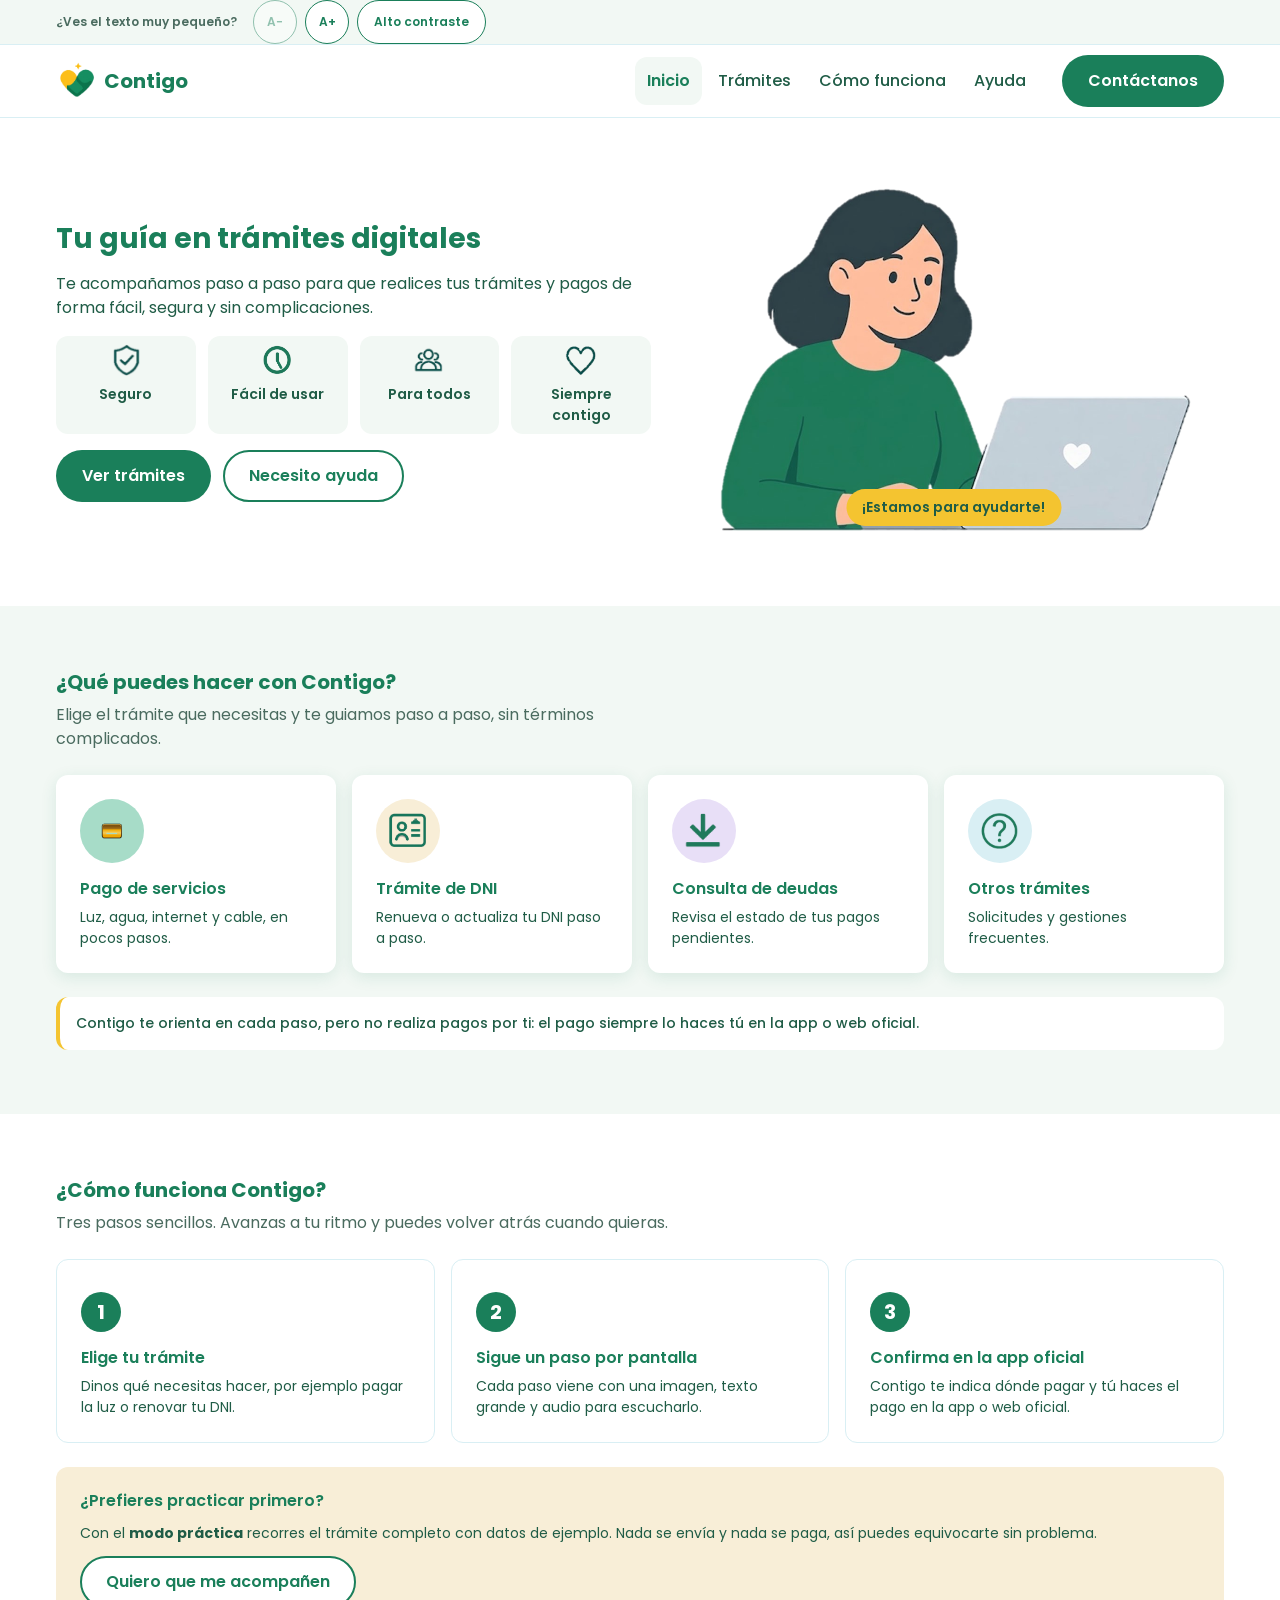
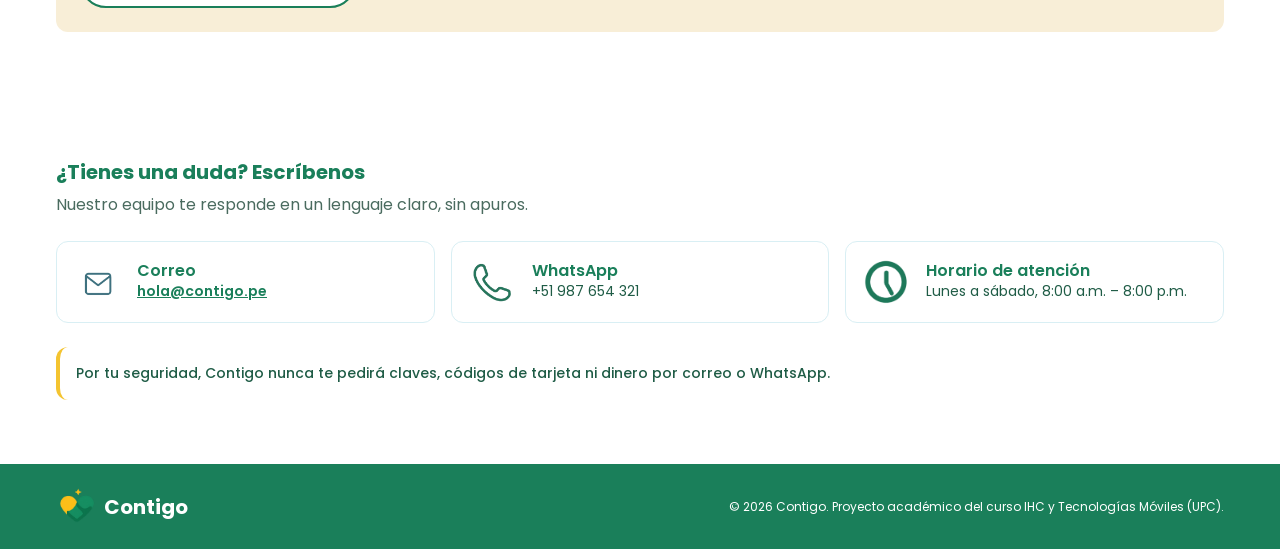
<file: public/verify.html>
<!DOCTYPE html>
<html lang="es">
<head>
  <meta charset="UTF-8">
  <meta name="viewport" content="width=device-width, initial-scale=1.0">
  <title>Verificar código | Contigo</title>
  <link rel="icon" href="assets/images/logo-icon.png">

  <link rel="preconnect" href="https://fonts.googleapis.com">
  <link rel="preconnect" href="https://fonts.gstatic.com" crossorigin>
  <link href="https://fonts.googleapis.com/css2?family=Poppins:wght@400;500;600;700;800&display=swap" rel="stylesheet">

  <link rel="stylesheet" href="assets/styles/main.css">
  <link rel="stylesheet" href="assets/styles/auth.css">
</head>
<body class="auth-page">
  <a class="skip-link" href="#contenido">Saltar al contenido</a>

  <header class="auth-header">
    <div class="container header-inner">
      <a id="back-link" class="back-link" href="index.html" aria-label="Volver">
        <svg viewBox="0 0 24 24" fill="none" stroke="currentColor" stroke-width="2" stroke-linecap="round" stroke-linejoin="round" aria-hidden="true"><path d="M20 12H4M10 6l-6 6 6 6"/></svg>
      </a>
      <a class="brand" href="index.html">
        <img src="assets/images/logo-icon.png" alt="">
        <span>Contigo</span>
      </a>
    </div>
  </header>

  <main id="contenido" class="auth-main">
    <div class="container auth-grid">
      <aside class="auth-aside">
        <img src="assets/images/illustration-phone.png" alt="">
        <h2>Un paso más</h2>
        <p>Revisamos que el celular sea tuyo para proteger tu cuenta.</p>
      </aside>

      <section class="card auth-card" aria-labelledby="verify-title">
        <div id="verify-panel">
          <h1 id="verify-title">Verificar código</h1>
          <p class="auth-intro">Enviamos un código a <strong id="verify-phone">+51</strong></p>

          <div id="sms-box" class="alert alert-info">
            <span class="alert-icon" aria-hidden="true">✉</span>
            <div>
              <p class="alert-title">Mensaje de texto (simulado)</p>
              <p class="alert-text">Tu código de Contigo es <strong id="sms-code">------</strong>. Escríbelo en los cuadros de abajo.</p>
            </div>
          </div>

          <div id="verify-alert" class="alert alert-error" role="alert" hidden>
            <span class="alert-icon" aria-hidden="true">!</span>
            <div>
              <p class="alert-title"></p>
              <p class="alert-text"></p>
            </div>
          </div>

          <form id="verify-form" novalidate>
            <p id="code-label" class="code-label">Escribe los 6 números del código</p>
            <div id="code-inputs" class="code-inputs" role="group" aria-labelledby="code-label">
              <input class="code-digit" type="text" inputmode="numeric" autocomplete="one-time-code" aria-label="Número 1 de 6">
              <input class="code-digit" type="text" inputmode="numeric" aria-label="Número 2 de 6">
              <input class="code-digit" type="text" inputmode="numeric" aria-label="Número 3 de 6">
              <input class="code-digit" type="text" inputmode="numeric" aria-label="Número 4 de 6">
              <input class="code-digit" type="text" inputmode="numeric" aria-label="Número 5 de 6">
              <input class="code-digit" type="text" inputmode="numeric" aria-label="Número 6 de 6">
            </div>

            <p id="code-timer" class="code-timer">El código vence en <strong id="code-time">05:00</strong></p>

            <div class="auth-actions">
              <button id="verify-submit" class="btn btn-primary btn-block" type="submit">Verificar</button>
              <button id="resend-button" class="btn btn-secondary btn-block" type="button">Reenviar código</button>
            </div>
          </form>

          <p class="auth-switch">¿Ya no es tu número? <a id="change-phone" href="register.html">Cambiar celular</a></p>
        </div>

        <div id="opening-panel" class="success-screen" role="status" hidden>
          <div class="success-check" aria-hidden="true">
            <svg viewBox="0 0 24 24" fill="none" stroke="currentColor" stroke-width="2.5" stroke-linecap="round" stroke-linejoin="round"><path d="M5 12l5 5L20 7"/></svg>
          </div>
          <h1 id="opening-title">¡Hola!</h1>
          <p>Estamos abriendo tu cuenta. Espéranos un momento...</p>
          <div class="spinner" aria-hidden="true"></div>
        </div>
      </section>
    </div>
  </main>

  <div id="toast" class="toast" role="status" aria-live="polite" hidden></div>

  <script src="assets/scripts/app.js"></script>
  <script src="assets/scripts/storage.js"></script>
  <script src="assets/scripts/forms.js"></script>
  <script src="assets/scripts/verify.js"></script>
</body>
</html>
</file>
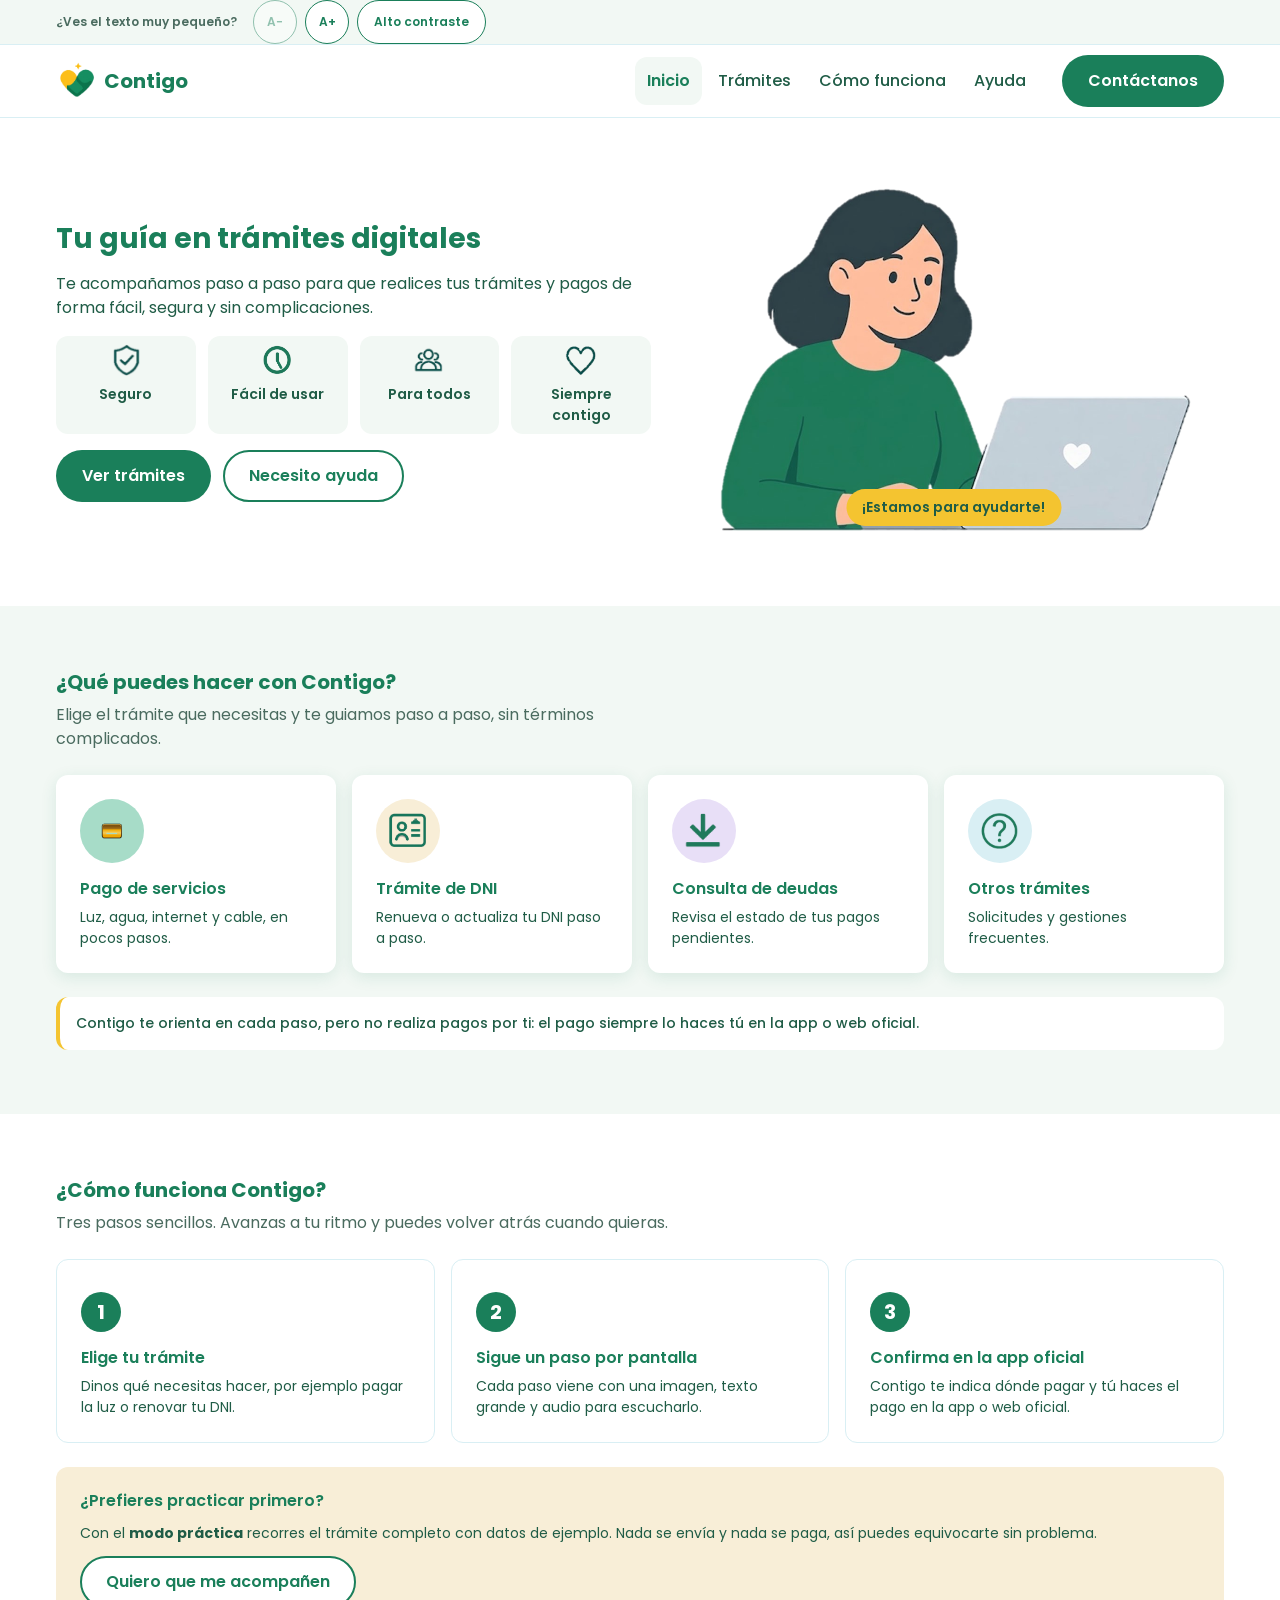
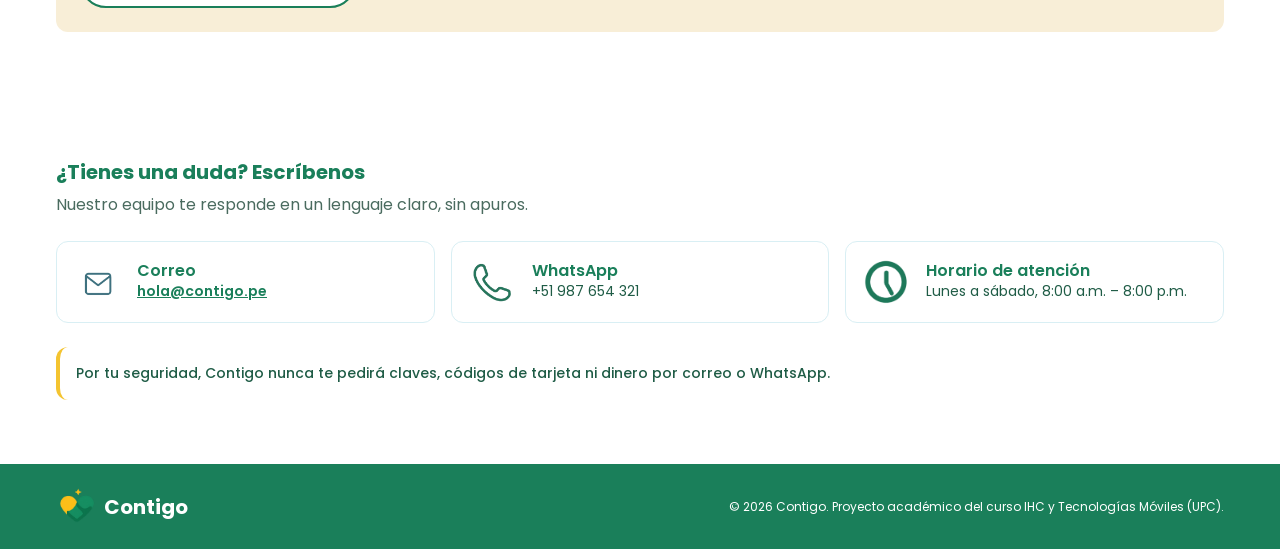
<file: public/welcome.html>
<!DOCTYPE html>
<html lang="es">
<head>
  <meta charset="UTF-8">
  <meta name="viewport" content="width=device-width, initial-scale=1.0">
  <title>Cuenta creada | Contigo</title>
  <link rel="icon" href="assets/images/logo-icon.png">

  <link rel="preconnect" href="https://fonts.googleapis.com">
  <link rel="preconnect" href="https://fonts.gstatic.com" crossorigin>
  <link href="https://fonts.googleapis.com/css2?family=Poppins:wght@400;500;600;700;800&display=swap" rel="stylesheet">

  <link rel="stylesheet" href="assets/styles/main.css">
  <link rel="stylesheet" href="assets/styles/auth.css">
</head>
<body class="auth-page">
  <header class="auth-header">
    <div class="container header-inner">
      <span class="brand">
        <img src="assets/images/logo-icon.png" alt="">
        <span>Contigo</span>
      </span>
    </div>
  </header>

  <main id="contenido" class="auth-main">
    <div class="container">
      <section class="card auth-card success-screen" aria-labelledby="welcome-title">
        <div class="success-check" aria-hidden="true">
          <svg viewBox="0 0 24 24" fill="none" stroke="currentColor" stroke-width="2.5" stroke-linecap="round" stroke-linejoin="round"><path d="M5 12l5 5L20 7"/></svg>
        </div>
        <h1 id="welcome-title">¡Te damos la bienvenida!</h1>
        <p>Tu cuenta Contigo ya está lista. Ahora podemos acompañarte en tus trámites paso a paso.</p>

        <dl class="summary">
          <div class="summary-row">
            <dt>Nombre:</dt>
            <dd id="summary-name"></dd>
          </div>
          <div class="summary-row">
            <dt>Edad:</dt>
            <dd id="summary-age"></dd>
          </div>
          <div class="summary-row">
            <dt>Celular:</dt>
            <dd id="summary-phone"></dd>
          </div>
          <div class="summary-row">
            <dt>Correo:</dt>
            <dd id="summary-email"></dd>
          </div>
        </dl>

        <a id="start-button" class="btn btn-primary btn-block" href="home.html">Empezar a usar Contigo</a>
      </section>
    </div>
  </main>

  <div id="toast" class="toast" role="status" aria-live="polite" hidden></div>

  <script src="assets/scripts/app.js"></script>
  <script src="assets/scripts/storage.js"></script>
  <script src="assets/scripts/forms.js"></script>
  <script src="assets/scripts/welcome.js"></script>
</body>
</html>
</file>
<file: public/assets/styles/styles.css>
:root {
  --color-primary: #1A7F5A;
  --color-primary-hover: #156A4B;
  --color-primary-light: #2FBF8A;
  --color-yellow: #F4C430;
  --color-cream: #F8EED7;
  --color-mint: #A7DCC8;
  --color-sky: #D9EFF4;
  --color-lilac: #E8DFF7;
  --color-mist: #F2F8F4;
  --color-white: #FFFFFF;
  --color-heading: #1A7F5A;
  --color-text: #1F5C46;
  --color-muted: #4A6B5F;

  --font-family: "Poppins", Arial, sans-serif;
  --text-h1: 28px;
  --text-h2: 20px;
  --text-h3: 16px;
  --text-body: 14px;
  --text-caption: 12px;

  --space-1: 4px;
  --space-2: 8px;
  --space-3: 12px;
  --space-4: 16px;
  --space-5: 24px;
  --space-6: 32px;

  --radius: 12px;
  --radius-pill: 999px;
  --touch-size: 48px;
  --container-width: 1200px;
  --shadow: 0 4px 16px rgba(26, 127, 90, 0.12);
  --focus-ring: 0 0 0 3px rgba(244, 196, 48, 0.8);
}

* {
  box-sizing: border-box;
}

html.text-size-lg {
  --text-h1: 32px;
  --text-h2: 23px;
  --text-h3: 18px;
  --text-body: 16px;
  --text-caption: 14px;
}

html.text-size-xl {
  --text-h1: 36px;
  --text-h2: 26px;
  --text-h3: 20px;
  --text-body: 18px;
  --text-caption: 16px;
}

html.high-contrast {
  --color-primary: #0B4F38;
  --color-primary-hover: #063E2C;
  --color-heading: #0B4F38;
  --color-text: #14241D;
  --color-muted: #243730;
  --color-mist: #FFFFFF;
  --color-sky: #0B4F38;
}

html.high-contrast body {
  background: var(--color-white);
}

html.high-contrast .service-card,
html.high-contrast .step,
html.high-contrast .contact-item,
html.high-contrast .feature {
  border: 2px solid var(--color-primary);
  box-shadow: none;
}

html.high-contrast .section-soft {
  background: var(--color-white);
  border-top: 2px solid var(--color-primary);
  border-bottom: 2px solid var(--color-primary);
}

.a11y-bar {
  border-bottom: 1px solid var(--color-sky);
  background: var(--color-mist);
}

.a11y-inner {
  display: flex;
  flex-wrap: wrap;
  align-items: center;
  gap: var(--space-2) var(--space-4);
  padding-top: var(--space-2);
  padding-bottom: var(--space-2);
}

.a11y-label {
  font-size: var(--text-caption);
  font-weight: 600;
  color: var(--color-muted);
}

.a11y-actions {
  display: flex;
  flex-wrap: wrap;
  gap: var(--space-2);
}

.a11y-btn {
  min-width: 44px;
  min-height: 44px;
  padding: 0 var(--space-3);
  border: 1px solid var(--color-primary);
  border-radius: var(--radius-pill);
  background: var(--color-white);
  font-family: inherit;
  font-size: var(--text-caption);
  font-weight: 600;
  color: var(--color-primary);
  cursor: pointer;
}

.a11y-btn:hover {
  background: var(--color-mint);
}

.a11y-btn[aria-pressed="true"] {
  background: var(--color-primary);
  color: var(--color-white);
}

.a11y-btn[disabled] {
  opacity: 0.45;
  cursor: not-allowed;
}

.a11y-btn-wide {
  padding: 0 var(--space-4);
}

html {
  scroll-behavior: smooth;
  scroll-padding-top: 88px;
}

body {
  margin: 0;
  font-family: var(--font-family);
  font-size: var(--text-body);
  line-height: 1.5;
  color: var(--color-text);
  background: var(--color-white);
}

h1,
h2,
h3 {
  margin: 0;
  line-height: 1.25;
  color: var(--color-heading);
}

h1 {
  font-size: var(--text-h1);
  font-weight: 700;
}

h2 {
  font-size: var(--text-h2);
  font-weight: 700;
}

h3 {
  font-size: var(--text-h3);
  font-weight: 600;
}

p {
  margin: 0;
}

ul {
  margin: 0;
  padding: 0;
  list-style: none;
}

img {
  max-width: 100%;
  height: auto;
}

a {
  color: var(--color-primary);
}

a:focus-visible,
button:focus-visible {
  outline: none;
  box-shadow: var(--focus-ring);
}

.skip-link {
  position: absolute;
  top: -100px;
  left: var(--space-4);
  z-index: 100;
  padding: var(--space-3) var(--space-4);
  border-radius: var(--radius);
  background: var(--color-primary);
  color: var(--color-white);
  font-weight: 600;
}

.skip-link:focus {
  top: var(--space-4);
}

.container {
  width: 100%;
  max-width: var(--container-width);
  margin: 0 auto;
  padding: 0 var(--space-4);
}

.btn {
  display: inline-flex;
  align-items: center;
  justify-content: center;
  min-height: var(--touch-size);
  padding: var(--space-3) var(--space-5);
  border: 2px solid transparent;
  border-radius: var(--radius-pill);
  font-family: inherit;
  font-size: var(--text-h3);
  font-weight: 600;
  text-decoration: none;
  cursor: pointer;
  transition: background-color 0.2s, color 0.2s;
}

.btn-primary {
  background: var(--color-primary);
  color: var(--color-white);
}

.btn-primary:hover {
  background: var(--color-primary-hover);
}

.btn-secondary {
  border-color: var(--color-primary);
  background: var(--color-white);
  color: var(--color-primary);
}

.btn-secondary:hover {
  background: var(--color-mist);
}

.site-header {
  position: sticky;
  top: 0;
  z-index: 50;
  border-bottom: 1px solid var(--color-sky);
  background: var(--color-white);
}

.header-inner {
  position: relative;
  display: flex;
  align-items: center;
  justify-content: space-between;
  min-height: 72px;
}

.brand {
  display: inline-flex;
  align-items: center;
  gap: var(--space-2);
  font-size: var(--text-h2);
  font-weight: 700;
  color: var(--color-primary);
  text-decoration: none;
}

.brand img {
  width: 40px;
  height: auto;
}

.menu-toggle {
  display: inline-flex;
  align-items: center;
  justify-content: center;
  width: var(--touch-size);
  height: var(--touch-size);
  border: 0;
  border-radius: var(--radius);
  background: var(--color-mist);
  color: var(--color-primary);
  cursor: pointer;
}

.menu-toggle svg {
  width: 28px;
  height: 28px;
}

.main-nav {
  position: absolute;
  top: 100%;
  right: 0;
  left: 0;
  display: none;
  flex-direction: column;
  gap: var(--space-4);
  padding: var(--space-4);
  border-bottom: 1px solid var(--color-sky);
  background: var(--color-white);
  box-shadow: var(--shadow);
}

.main-nav.is-open {
  display: flex;
}

.nav-links {
  display: flex;
  flex-direction: column;
  gap: var(--space-1);
}

.nav-links a {
  display: flex;
  align-items: center;
  min-height: var(--touch-size);
  padding: 0 var(--space-3);
  border-radius: var(--radius);
  font-size: var(--text-h3);
  font-weight: 500;
  color: var(--color-text);
  text-decoration: none;
}

.nav-links a:hover,
.nav-links a.is-active {
  background: var(--color-mist);
  color: var(--color-primary);
  font-weight: 600;
}

.section {
  padding: var(--space-6) 0;
}

.section-soft {
  background: var(--color-mist);
}

.section-header {
  display: flex;
  flex-direction: column;
  gap: var(--space-2);
  max-width: 640px;
  margin-bottom: var(--space-5);
}

.section-header p {
  font-size: var(--text-h3);
  color: var(--color-muted);
}

.hero-grid {
  display: grid;
  gap: var(--space-6);
  align-items: center;
}

.hero-text {
  display: flex;
  flex-direction: column;
  gap: var(--space-4);
}

.hero-intro {
  font-size: var(--text-h3);
}

.features {
  display: grid;
  grid-template-columns: repeat(2, 1fr);
  gap: var(--space-3);
}

.feature {
  display: flex;
  align-items: center;
  gap: var(--space-2);
  padding: var(--space-2) var(--space-3);
  border-radius: var(--radius);
  background: var(--color-mist);
  font-weight: 600;
}

.feature img {
  width: 32px;
  height: 32px;
  object-fit: contain;
}

.hero-actions {
  display: flex;
  flex-wrap: wrap;
  gap: var(--space-3);
}

.hero-illustration {
  position: relative;
  margin: 0;
  text-align: center;
}

.hero-illustration img {
  width: 100%;
  max-width: 480px;
}

.hero-badge {
  position: absolute;
  bottom: var(--space-4);
  left: 50%;
  padding: var(--space-2) var(--space-4);
  border-radius: var(--radius-pill);
  background: var(--color-yellow);
  font-weight: 600;
  color: var(--color-text);
  white-space: nowrap;
  transform: translateX(-50%);
}

.services-grid {
  display: grid;
  gap: var(--space-4);
}

.service-card {
  display: flex;
  flex-direction: column;
  gap: var(--space-2);
  padding: var(--space-5);
  border-radius: var(--radius);
  background: var(--color-white);
  box-shadow: var(--shadow);
}

.service-icon {
  display: inline-flex;
  align-items: center;
  justify-content: center;
  width: 64px;
  height: 64px;
  margin-bottom: var(--space-2);
  border-radius: 50%;
}

.service-icon img {
  width: 40px;
  height: 40px;
  object-fit: contain;
}

.icon-bg-mint {
  background: var(--color-mint);
}

.icon-bg-cream {
  background: var(--color-cream);
}

.icon-bg-lilac {
  background: var(--color-lilac);
}

.icon-bg-sky {
  background: var(--color-sky);
}

.services-note {
  margin-top: var(--space-5);
  padding: var(--space-4);
  border-left: 4px solid var(--color-yellow);
  border-radius: var(--radius);
  background: var(--color-white);
  font-weight: 500;
}

.steps {
  display: grid;
  gap: var(--space-4);
  margin: 0;
  padding: 0;
  list-style: none;
}

.step {
  position: relative;
  display: flex;
  flex-direction: column;
  gap: var(--space-2);
  padding: var(--space-5);
  padding-top: var(--space-6);
  border: 1px solid var(--color-sky);
  border-radius: var(--radius);
  background: var(--color-white);
}

.step-number {
  display: inline-flex;
  align-items: center;
  justify-content: center;
  width: 40px;
  height: 40px;
  margin-bottom: var(--space-2);
  border-radius: 50%;
  background: var(--color-primary);
  color: var(--color-white);
  font-size: var(--text-h2);
  font-weight: 700;
}

.practice-note {
  display: flex;
  flex-direction: column;
  align-items: flex-start;
  gap: var(--space-3);
  margin-top: var(--space-5);
  padding: var(--space-5);
  border-radius: var(--radius);
  background: var(--color-cream);
}

.contact-list {
  display: grid;
  gap: var(--space-4);
}

.contact-item {
  display: flex;
  align-items: center;
  gap: var(--space-4);
  padding: var(--space-4);
  border: 1px solid var(--color-sky);
  border-radius: var(--radius);
}

.contact-item img {
  width: 48px;
  height: 48px;
  object-fit: contain;
}

.contact-item a {
  font-weight: 600;
}

.site-footer {
  padding: var(--space-5) 0;
  background: var(--color-primary);
  color: var(--color-white);
}

.footer-inner {
  display: flex;
  flex-direction: column;
  align-items: flex-start;
  gap: var(--space-3);
}

.brand-light {
  color: var(--color-white);
}

.footer-note {
  font-size: var(--text-caption);
}

@media (min-width: 768px) {
  .services-grid {
    grid-template-columns: repeat(2, 1fr);
  }

  .steps {
    grid-template-columns: repeat(3, 1fr);
  }

  .contact-list {
    grid-template-columns: repeat(3, 1fr);
  }

  .footer-inner {
    flex-direction: row;
    align-items: center;
    justify-content: space-between;
  }
}

@media (min-width: 1080px) {
  .menu-toggle {
    display: none;
  }

  .main-nav {
    position: static;
    display: flex;
    flex-direction: row;
    align-items: center;
    gap: var(--space-5);
    padding: 0;
    border: 0;
    box-shadow: none;
  }

  .nav-links {
    flex-direction: row;
  }

  .section {
    padding: 64px 0;
  }

  .hero-grid {
    grid-template-columns: 1.1fr 1fr;
  }

  .features {
    grid-template-columns: repeat(4, 1fr);
  }

  .feature {
    flex-direction: column;
    text-align: center;
  }

  .services-grid {
    grid-template-columns: repeat(4, 1fr);
  }
}

@media (prefers-reduced-motion: reduce) {
  html {
    scroll-behavior: auto;
  }

  .btn {
    transition: none;
  }
}
</file>
<file: public/assets/styles/main.css>
:root {
  --color-primary: #1A7F5A;
  --color-primary-hover: #156A4B;
  --color-primary-active: #10543B;
  --color-primary-light: #2FBF8A;
  --color-yellow: #F4C430;
  --color-cream: #F8EED7;

  --color-mint: #A7DCC8;
  --color-sky: #D9EFF4;
  --color-lilac: #E8DFF7;
  --color-mist: #F2F8F4;
  --color-white: #FFFFFF;

  --color-heading: #1A7F5A;
  --color-text: #1F5C46;
  --color-muted: #4A6B5F;
  --color-field-border: #5F8F7E;

  --color-error: #B3261E;
  --color-error-bg: #FDECEC;
  --color-warning-text: #6B4E00;
  --color-warning-bg: #FDF3D0;

  --font-family: "Poppins", Arial, sans-serif;
  --text-h1: 28px;
  --text-h2: 20px;
  --text-h3: 16px;
  --text-body: 14px;
  --text-caption: 12px;

  --space-1: 4px;
  --space-2: 8px;
  --space-3: 12px;
  --space-4: 16px;
  --space-5: 24px;
  --space-6: 32px;

  --radius: 12px;
  --radius-pill: 999px;
  --touch-size: 48px;
  --container-width: 1200px;
}

* {
  box-sizing: border-box;
}

html {
  scroll-behavior: smooth;
  scroll-padding-top: 96px;
}

body {
  margin: 0;
  font-family: var(--font-family);
  font-size: var(--text-body);
  line-height: 1.5;
  color: var(--color-text);
  background: var(--color-white);
}

img {
  max-width: 100%;
  display: block;
}

h1,
h2,
h3 {
  margin: 0;
  color: var(--color-heading);
  line-height: 1.25;
  font-weight: 800;
}

h1 { font-size: var(--text-h1); }
h2 { font-size: var(--text-h2); }
h3 { font-size: var(--text-h3); font-weight: 700; }

p {
  margin: 0;
}

a {
  color: var(--color-primary);
}

a:focus-visible,
button:focus-visible,
input:focus-visible,
textarea:focus-visible {
  outline: 3px solid var(--color-primary);
  outline-offset: 2px;
}

.visually-hidden {
  position: absolute;
  width: 1px;
  height: 1px;
  overflow: hidden;
  clip: rect(0 0 0 0);
  white-space: nowrap;
}

.skip-link {
  position: absolute;
  left: var(--space-4);
  top: -100px;
  z-index: 100;
  padding: var(--space-3) var(--space-4);
  border-radius: var(--radius);
  background: var(--color-primary);
  color: var(--color-white);
  font-weight: 600;
}

.skip-link:focus {
  top: var(--space-4);
}

.container {
  width: 100%;
  max-width: var(--container-width);
  margin: 0 auto;
  padding: 0 var(--space-4);
}

.caption {
  font-size: var(--text-caption);
}

.btn {
  display: inline-flex;
  align-items: center;
  justify-content: center;
  gap: var(--space-2);
  min-height: var(--touch-size);
  padding: var(--space-3) var(--space-5);
  border: 2px solid transparent;
  border-radius: var(--radius-pill);
  font-family: inherit;
  font-size: var(--text-h3);
  font-weight: 600;
  text-decoration: none;
  cursor: pointer;
  transition: background-color 0.2s, color 0.2s, border-color 0.2s;
}

.btn-block {
  width: 100%;
}

.btn-primary {
  background: var(--color-primary);
  color: var(--color-white);
}

.btn-primary:hover {
  background: var(--color-primary-hover);
}

.btn-primary:active {
  background: var(--color-primary-active);
}

.btn-secondary {
  background: var(--color-white);
  border-color: var(--color-primary);
  color: var(--color-primary);
}

.btn-secondary:hover {
  background: var(--color-mist);
}

.btn-secondary:active {
  background: var(--color-mint);
}

.btn:disabled,
.btn[aria-disabled="true"] {
  background: var(--color-mint);
  border-color: var(--color-mint);
  color: var(--color-text);
  cursor: not-allowed;
}

.btn-link {
  min-height: var(--touch-size);
  padding: 0 var(--space-2);
  border: 0;
  background: none;
  font-family: inherit;
  font-size: var(--text-body);
  font-weight: 600;
  color: var(--color-primary);
  text-decoration: underline;
  cursor: pointer;
}

.btn-link:hover {
  color: var(--color-primary-hover);
}

.btn-icon {
  width: 22px;
  height: 22px;
  flex-shrink: 0;
}

.field {
  display: flex;
  flex-direction: column;
  gap: var(--space-2);
  margin-bottom: var(--space-4);
}

.field-label {
  font-size: var(--text-body);
  font-weight: 600;
  color: var(--color-heading);
}

.field-required {
  color: var(--color-error);
}

.field-control {
  position: relative;
}

.field-input {
  width: 100%;
  min-height: var(--touch-size);
  padding: var(--space-3) var(--space-4);
  border: 1px solid var(--color-field-border);
  border-radius: var(--radius);
  background: var(--color-white);
  font-family: inherit;
  font-size: var(--text-h3);
  color: var(--color-text);
}

.field-input::placeholder {
  color: var(--color-muted);
}

textarea.field-input {
  min-height: 140px;
  resize: vertical;
}

.field-input:focus {
  outline: none;
  border: 2px solid var(--color-primary);
  box-shadow: 0 0 0 3px rgba(47, 191, 138, 0.35);
}

.field-control.has-icon .field-input {
  padding-left: 52px;
}

.field-icon {
  position: absolute;
  top: 50%;
  left: var(--space-4);
  width: 22px;
  height: 22px;
  transform: translateY(-50%);
  object-fit: contain;
  pointer-events: none;
}

.field-control.has-action .field-input {
  padding-right: 56px;
}

.field-action {
  position: absolute;
  top: 0;
  right: 0;
  width: var(--touch-size);
  height: var(--touch-size);
  display: flex;
  align-items: center;
  justify-content: center;
  border: 0;
  border-radius: var(--radius);
  background: none;
  color: var(--color-primary);
  cursor: pointer;
}

.field-action svg {
  width: 24px;
  height: 24px;
}

.field-hint {
  font-size: var(--text-caption);
  color: var(--color-muted);
}

.field-error {
  display: none;
  align-items: flex-start;
  gap: var(--space-2);
  font-size: var(--text-caption);
  font-weight: 600;
  color: var(--color-error);
}

.field-error::before {
  content: "!";
  flex-shrink: 0;
  width: 18px;
  height: 18px;
  border-radius: 50%;
  background: var(--color-error);
  color: var(--color-white);
  font-size: 12px;
  line-height: 18px;
  text-align: center;
}

.field.is-invalid .field-input {
  border: 2px solid var(--color-error);
  background: var(--color-error-bg);
}

.field.is-invalid .field-error {
  display: flex;
}

.checkbox {
  display: inline-flex;
  align-items: center;
  gap: var(--space-3);
  min-height: var(--touch-size);
  font-weight: 600;
  color: var(--color-heading);
  cursor: pointer;
}

.checkbox input {
  width: 22px;
  height: 22px;
  margin: 0;
  accent-color: var(--color-primary);
  cursor: pointer;
}

.card {
  padding: var(--space-4);
  border-radius: var(--radius);
  background: var(--color-white);
}

.alert {
  display: flex;
  gap: var(--space-3);
  padding: var(--space-4);
  margin-bottom: var(--space-4);
  border: 1px solid;
  border-radius: var(--radius);
}

.alert[hidden] {
  display: none;
}

.alert-icon {
  flex-shrink: 0;
  width: 28px;
  height: 28px;
  border-radius: 50%;
  color: var(--color-white);
  font-weight: 800;
  line-height: 28px;
  text-align: center;
}

.alert-title {
  font-size: var(--text-h3);
  font-weight: 700;
}

.alert-text {
  margin-top: var(--space-1);
}

.alert-error {
  border-color: var(--color-error);
  background: var(--color-error-bg);
  color: var(--color-error);
}

.alert-error .alert-icon {
  background: var(--color-error);
}

.alert-warning {
  border-color: var(--color-yellow);
  background: var(--color-warning-bg);
  color: var(--color-warning-text);
}

.alert-warning .alert-icon {
  background: var(--color-yellow);
  color: var(--color-warning-text);
}

.alert-info {
  border-color: var(--color-primary);
  background: var(--color-sky);
  color: var(--color-text);
}

.alert-info .alert-icon {
  background: var(--color-primary);
}

.alert-success {
  border-color: var(--color-primary);
  background: var(--color-mist);
  color: var(--color-text);
}

.alert-success .alert-icon {
  background: var(--color-primary);
}

.brand {
  display: inline-flex;
  align-items: center;
  gap: var(--space-3);
  min-height: var(--touch-size);
  text-decoration: none;
  font-size: 28px;
  font-weight: 800;
  color: var(--color-heading);
}

.brand img {
  width: 48px;
  height: 48px;
  object-fit: contain;
}

.site-header {
  position: sticky;
  top: 0;
  z-index: 50;
  background: var(--color-white);
  box-shadow: 0 1px 0 var(--color-sky);
}

.header-inner {
  display: flex;
  align-items: center;
  justify-content: space-between;
  gap: var(--space-4);
  min-height: 80px;
}

.menu-toggle {
  display: none;
  align-items: center;
  justify-content: center;
  width: var(--touch-size);
  height: var(--touch-size);
  border: 1px solid var(--color-field-border);
  border-radius: var(--radius);
  background: var(--color-white);
  color: var(--color-primary);
  cursor: pointer;
}

.menu-toggle svg {
  width: 26px;
  height: 26px;
}

.main-nav {
  display: flex;
  align-items: center;
  gap: var(--space-6);
}

.nav-links {
  display: flex;
  gap: var(--space-2);
  margin: 0;
  padding: 0;
  list-style: none;
}

.nav-links a {
  display: inline-flex;
  align-items: center;
  min-height: var(--touch-size);
  padding: 0 var(--space-3);
  border-bottom: 2px solid transparent;
  font-size: var(--text-h3);
  color: var(--color-primary);
  text-decoration: none;
}

.nav-links a:hover {
  border-bottom-color: var(--color-mint);
}

.nav-links a.is-active {
  font-weight: 700;
  border-bottom-color: var(--color-primary);
}

.nav-actions {
  display: flex;
  gap: var(--space-3);
}

@media (max-width: 1079px) {
  .menu-toggle {
    display: inline-flex;
  }

  .main-nav {
    display: none;
    position: absolute;
    top: 100%;
    left: 0;
    right: 0;
    flex-direction: column;
    align-items: stretch;
    gap: var(--space-4);
    padding: var(--space-4);
    background: var(--color-white);
    box-shadow: 0 8px 16px rgba(26, 127, 90, 0.15);
  }

  .main-nav.is-open {
    display: flex;
  }

  .nav-links {
    flex-direction: column;
  }

  .nav-links a {
    width: 100%;
    border-bottom: 0;
    border-left: 4px solid transparent;
  }

  .nav-links a.is-active {
    border-left-color: var(--color-primary);
    background: var(--color-mist);
  }

  .nav-actions {
    flex-direction: column;
  }
}

.site-footer {
  padding: var(--space-5) 0;
  background: var(--color-white);
}

.footer-inner {
  display: flex;
  flex-wrap: wrap;
  align-items: center;
  justify-content: space-between;
  gap: var(--space-4);
}

.footer-links,
.social-links {
  display: flex;
  flex-wrap: wrap;
  gap: var(--space-2);
  margin: 0;
  padding: 0;
  list-style: none;
}

.footer-links a {
  display: inline-flex;
  align-items: center;
  min-height: var(--touch-size);
  padding: 0 var(--space-2);
  font-size: var(--text-caption);
  color: var(--color-primary);
}

.social-links a {
  display: inline-flex;
  align-items: center;
  justify-content: center;
  width: var(--touch-size);
  height: var(--touch-size);
  border-radius: 50%;
}

.social-links img {
  width: 36px;
  height: 36px;
}

.footer-note {
  width: 100%;
  font-size: var(--text-caption);
  color: var(--color-muted);
}

.toast {
  position: fixed;
  left: 50%;
  bottom: var(--space-5);
  z-index: 200;
  width: calc(100% - var(--space-6));
  max-width: 480px;
  padding: var(--space-4);
  border-radius: var(--radius);
  background: var(--color-text);
  color: var(--color-white);
  font-weight: 500;
  text-align: center;
  transform: translateX(-50%);
  box-shadow: 0 8px 24px rgba(0, 0, 0, 0.2);
}

.toast[hidden] {
  display: none;
}
</file>
<file: public/assets/styles/home.css>
.app-page {
  background: var(--color-white);
  padding-bottom: 88px;
}

.home-main {
  padding: var(--space-5) 0 var(--space-6);
}

.home-greeting {
  display: flex;
  flex-direction: column;
  gap: var(--space-2);
  margin-bottom: var(--space-5);
}

.home-greeting p {
  font-size: var(--text-h3);
}

.home-search {
  position: relative;
  max-width: 640px;
  margin-bottom: var(--space-5);
}

.home-search .field-input {
  padding-left: 52px;
  border-color: var(--color-field-border);
  background: var(--color-mist);
}

.search-icon {
  position: absolute;
  top: 50%;
  left: var(--space-4);
  width: 24px;
  height: 24px;
  transform: translateY(-50%);
  color: var(--color-text);
  pointer-events: none;
}

.task-grid {
  display: grid;
  grid-template-columns: repeat(2, 1fr);
  gap: var(--space-3);
  margin: 0 0 var(--space-5);
  padding: 0;
  list-style: none;
}

.task-grid li[hidden] {
  display: none;
}

.task-card {
  display: flex;
  flex-direction: column;
  align-items: flex-start;
  gap: var(--space-2);
  width: 100%;
  height: 100%;
  min-height: var(--touch-size);
  padding: var(--space-4);
  border: 2px solid transparent;
  border-radius: var(--radius);
  background: var(--color-mist);
  font-family: inherit;
  text-align: left;
  color: var(--color-text);
  cursor: pointer;
  transition: border-color 0.2s, background-color 0.2s;
}

.task-card:hover {
  border-color: var(--color-mint);
}

.task-card:active {
  background: var(--color-mint);
}

.task-icon {
  display: flex;
  align-items: center;
  justify-content: center;
  width: 64px;
  height: 64px;
  margin-bottom: var(--space-2);
  border-radius: 50%;
}

.task-icon img {
  width: 40px;
  height: 40px;
  object-fit: contain;
}

.icon-bg-mint { background: var(--color-mint); }
.icon-bg-sky { background: var(--color-sky); }
.icon-bg-lilac { background: var(--color-lilac); }

.task-title {
  font-size: var(--text-h3);
  font-weight: 700;
  line-height: 1.3;
  color: var(--color-heading);
}

.task-text {
  font-size: var(--text-caption);
}

.home-note {
  padding: var(--space-4);
  border-radius: var(--radius);
  background: var(--color-cream);
  font-weight: 500;
}

.app-nav {
  position: fixed;
  left: 0;
  right: 0;
  bottom: 0;
  z-index: 60;
  display: grid;
  grid-template-columns: repeat(4, 1fr);
  padding: var(--space-2) var(--space-2) var(--space-3);
  background: var(--color-mist);
  box-shadow: 0 -1px 0 var(--color-sky);
}

.app-nav-link {
  display: flex;
  flex-direction: column;
  align-items: center;
  gap: var(--space-1);
  min-height: 56px;
  padding: var(--space-1);
  font-size: var(--text-caption);
  color: var(--color-text);
  text-decoration: none;
}

.app-nav-link svg {
  width: 56px;
  height: 32px;
  padding: var(--space-1) var(--space-4);
  border-radius: var(--radius-pill);
}

.app-nav-link.is-active {
  font-weight: 700;
  color: var(--color-heading);
}

.app-nav-link.is-active svg {
  background: var(--color-mint);
}

.app-nav-link:hover svg {
  background: var(--color-sky);
}

.logout-button {
  padding: var(--space-2) var(--space-4);
  font-size: var(--text-body);
}

@media (min-width: 768px) {
  .task-grid {
    grid-template-columns: repeat(3, 1fr);
    gap: var(--space-5);
  }

  .task-card {
    padding: var(--space-5);
  }

  .home-main {
    padding: var(--space-6) 0;
  }
}

@media (min-width: 960px) {
  .app-page {
    padding-bottom: 0;
  }

  .app-nav {
    position: static;
    display: flex;
    gap: var(--space-2);
    padding: 0;
    background: none;
    box-shadow: none;
  }

  .app-nav-link {
    flex-direction: row;
    gap: var(--space-2);
    min-height: var(--touch-size);
    padding: 0 var(--space-4);
    border-radius: var(--radius-pill);
    font-size: var(--text-h3);
  }

  .app-nav-link svg {
    width: 24px;
    height: 24px;
    padding: 0;
  }

  .app-nav-link.is-active {
    background: var(--color-mint);
  }

  .app-nav-link.is-active svg,
  .app-nav-link:hover svg {
    background: none;
  }

  .app-nav-link:hover {
    background: var(--color-mist);
  }

  .app-nav-link.is-active:hover {
    background: var(--color-mint);
  }
}
</file>
<file: public/assets/styles/procedures.css>
.task-card {
  text-decoration: none;
}

.task-icon svg {
  width: 32px;
  height: 32px;
  color: var(--color-primary);
}

.task-meta {
  margin-top: auto;
  padding-top: var(--space-2);
  font-size: var(--text-caption);
  font-weight: 600;
  color: var(--color-muted);
}

.section-title {
  margin-bottom: var(--space-4);
}

.frequent-section[hidden] {
  display: none;
}

.chip-group {
  display: flex;
  flex-wrap: wrap;
  gap: var(--space-2);
  margin-bottom: var(--space-5);
}

.chip {
  display: inline-flex;
  align-items: center;
  min-height: var(--touch-size);
  padding: 0 var(--space-4);
  border: 2px solid var(--color-field-border);
  border-radius: var(--radius-pill);
  background: var(--color-white);
  font-family: inherit;
  font-size: var(--text-body);
  font-weight: 600;
  color: var(--color-text);
  cursor: pointer;
  transition: background-color 0.2s, border-color 0.2s, color 0.2s;
}

.chip:hover {
  background: var(--color-mist);
}

.chip.is-selected {
  border-color: var(--color-primary);
  background: var(--color-primary);
  color: var(--color-white);
}

.receipt-section {
  margin: var(--space-6) 0 var(--space-5);
}

.receipt-list {
  display: flex;
  flex-direction: column;
  gap: var(--space-3);
  margin: 0;
  padding: 0;
  list-style: none;
}

.receipt-item {
  display: flex;
  align-items: center;
  justify-content: space-between;
  gap: var(--space-3);
  padding: var(--space-4);
  border-radius: var(--radius);
  background: var(--color-mist);
}

.receipt-info {
  display: flex;
  flex-direction: column;
  align-items: flex-start;
  gap: var(--space-1);
}

.receipt-title {
  font-size: var(--text-h3);
  font-weight: 700;
  color: var(--color-heading);
}

.receipt-date {
  font-size: var(--text-caption);
}

.receipt-button {
  padding: var(--space-2) var(--space-4);
  font-size: var(--text-body);
}

.receipt-empty {
  padding: var(--space-4);
  border-radius: var(--radius);
  background: var(--color-mist);
}

.receipt-empty[hidden] {
  display: none;
}

.badge {
  padding: 0 var(--space-3);
  border-radius: var(--radius-pill);
  background: var(--color-warning-bg);
  font-size: var(--text-caption);
  font-weight: 600;
  color: var(--color-warning-text);
}

.procedure-container {
  max-width: 720px;
}

.back-to-list {
  display: inline-flex;
  align-items: center;
  margin-bottom: var(--space-3);
  padding: 0;
}

.procedure-header {
  display: flex;
  align-items: center;
  gap: var(--space-4);
  margin-bottom: var(--space-4);
}

.procedure-header .task-icon {
  flex-shrink: 0;
  margin-bottom: 0;
}

.meta-list {
  display: flex;
  flex-wrap: wrap;
  gap: var(--space-2);
  margin: 0 0 var(--space-5);
  padding: 0;
  list-style: none;
}

.meta-chip {
  padding: var(--space-1) var(--space-3);
  border-radius: var(--radius-pill);
  background: var(--color-sky);
  font-size: var(--text-caption);
  font-weight: 600;
  color: var(--color-heading);
}

.procedure-card-box {
  margin-bottom: var(--space-5);
  background: var(--color-mist);
}

.procedure-hint {
  margin: var(--space-2) 0 var(--space-3);
}

.check-list {
  margin: 0;
  padding: 0;
  list-style: none;
}

.check-status {
  margin-top: var(--space-3);
  font-weight: 600;
  color: var(--color-heading);
}

.procedure-actions {
  display: flex;
  flex-direction: column;
  gap: var(--space-3);
  margin-bottom: var(--space-5);
}

.guide-main {
  padding: var(--space-5) 0 var(--space-6);
  background: var(--color-mist);
}

.guide-page {
  min-height: 100vh;
  padding-bottom: 0;
  background: var(--color-mist);
}

.guide-container {
  max-width: 640px;
}

.guide-container .alert {
  margin-bottom: var(--space-4);
}

.guide-progress {
  margin-bottom: var(--space-4);
}

.guide-progress-info {
  display: flex;
  align-items: baseline;
  justify-content: space-between;
  gap: var(--space-3);
  margin-bottom: var(--space-2);
}

.guide-progress-text {
  font-size: var(--text-h3);
  font-weight: 700;
  color: var(--color-heading);
}

.guide-time {
  font-size: var(--text-body);
  font-weight: 500;
}

.progress-track {
  height: 12px;
  overflow: hidden;
  border-radius: var(--radius-pill);
  background: var(--color-mint);
}

.progress-bar {
  width: 0;
  height: 100%;
  border-radius: var(--radius-pill);
  background: var(--color-primary);
  transition: width 0.3s;
}

.guide-card {
  display: flex;
  flex-direction: column;
  align-items: center;
  gap: var(--space-4);
  padding: var(--space-5);
  text-align: center;
}

.step-visual {
  display: flex;
  align-items: center;
  justify-content: center;
  width: 112px;
  height: 112px;
  border-radius: 50%;
  background: var(--color-mint);
}

.step-visual svg {
  width: 56px;
  height: 56px;
  color: var(--color-primary);
}

.step-visual img {
  width: 72px;
  height: 72px;
  object-fit: contain;
}

.guide-title:focus {
  outline: none;
}

.guide-text {
  font-size: var(--text-h3);
}

.guide-card .alert {
  width: 100%;
  margin-bottom: 0;
  text-align: left;
}

.guide-form,
.review-list,
.done-block {
  width: 100%;
  text-align: left;
}

.guide-form[hidden],
.review-list[hidden],
.done-block[hidden] {
  display: none;
}

.review-list {
  display: flex;
  flex-direction: column;
  gap: var(--space-3);
  margin: 0;
}

.review-row {
  display: flex;
  flex-direction: column;
  gap: var(--space-1);
  padding: var(--space-4);
  border-radius: var(--radius);
  background: var(--color-mist);
}

.review-row dt {
  font-size: var(--text-body);
  font-weight: 600;
}

.review-row dd {
  margin: 0;
  font-size: var(--text-h2);
  font-weight: 700;
  color: var(--color-heading);
}

.receipt-code-line {
  margin-bottom: var(--space-4);
  text-align: center;
}

.guide-buttons {
  display: flex;
  flex-direction: column;
  align-items: center;
  gap: var(--space-3);
  margin-bottom: var(--space-4);
}

.guide-actions {
  display: grid;
  grid-template-columns: 1fr 1fr;
  gap: var(--space-3);
  margin-top: var(--space-4);
}

.guide-actions[hidden] {
  display: none;
}

.profile-container {
  max-width: 560px;
}

.profile-card {
  padding: var(--space-5);
  background: var(--color-mist);
}

.profile-card .alert {
  margin-bottom: var(--space-4);
}

.profile-actions {
  display: flex;
  flex-direction: column;
  gap: var(--space-3);
  margin-top: var(--space-5);
}

@media (min-width: 768px) {
  .guide-card {
    padding: var(--space-6);
  }

  .procedure-actions {
    flex-direction: row;
  }

  .profile-actions {
    flex-direction: row-reverse;
  }
}
</file>
<file: public/assets/styles/sprint2.css>
/* Sprint 2 · Estilos de las funciones nuevas. Usa las variables de main.css
   y no sobrescribe los componentes del Sprint 1 (solo agrega clases s2-*). */

/* ---------- Elementos ocultos con display propio ---------- */
.s2-step-check[hidden],
.s2-help-panel[hidden],
.s2-audio .btn[hidden],
.s2-term-sheet[hidden],
.s2-term-more[hidden],
.s2-assistant[hidden],
.s2-scan-step[hidden],
.s2-scan-loading[hidden],
.s2-scan-preview[hidden],
.s2-scan-actions .btn[hidden],
.s2-scan-actions label.btn[hidden],
label.btn[hidden],
.s2-payment-proof[hidden],
.s2-date-form[hidden],
.s2-empty[hidden],
.s2-add-bill[hidden],
.s2-history-section [hidden],
[role="tabpanel"][hidden],
.s2-notify-card .btn[hidden],
#calendar-attempts[hidden] {
  display: none !important;
}

/* ---------- Menú con 5 opciones ---------- */
.app-nav.s2-nav-five,
.app-nav:has([data-nav="calendar"]) {
  grid-template-columns: repeat(5, 1fr);
}

@media (max-width: 420px) {
  .app-nav.s2-nav-five .app-nav-link svg,
  .app-nav:has([data-nav="calendar"]) .app-nav-link svg {
    width: 48px;
    padding: var(--space-1) var(--space-3);
  }
}

.s2-small-button {
  min-height: 44px;
  padding: var(--space-2) var(--space-4);
  font-size: var(--text-body);
}

.s2-inline-icon {
  display: inline-flex;
  width: 22px;
  height: 22px;
}

.s2-inline-icon svg {
  width: 100%;
  height: 100%;
}

.s2-icon-button {
  display: inline-flex;
  align-items: center;
  justify-content: center;
  flex-shrink: 0;
  width: var(--touch-size);
  height: var(--touch-size);
  border: 0;
  border-radius: 50%;
  background: transparent;
  color: var(--color-primary);
  cursor: pointer;
}

.s2-icon-button:hover {
  background: var(--color-mist);
}

.s2-icon-button svg {
  width: 24px;
  height: 24px;
}

/* ---------- Estados del recibo (US-33) ---------- */
.s2-status {
  display: inline-flex;
  align-items: center;
  padding: 2px var(--space-3);
  border-radius: var(--radius-pill);
  font-size: var(--text-caption);
  font-weight: 700;
  white-space: nowrap;
}

.status-pending {
  background: var(--color-warning-bg);
  color: var(--color-warning-text);
}

.status-processing {
  background: var(--color-sky);
  color: #0F4C6B;
}

.status-paid {
  background: var(--color-mint);
  color: var(--color-primary-active);
}

/* ---------- Guía: audio (US-12) ---------- */
.s2-audio {
  display: flex;
  flex-wrap: wrap;
  align-items: center;
  justify-content: center;
  gap: var(--space-2) var(--space-3);
  width: 100%;
}

.s2-audio .btn svg {
  width: 22px;
  height: 22px;
}

.s2-audio-status {
  width: 100%;
  min-height: 1.5em;
  font-size: var(--text-caption);
  font-weight: 600;
  text-align: center;
}

.s2-audio-status:empty {
  display: none;
}

/* ---------- Guía: paso hecho y ayuda contextual (US-29, TSK-22) ---------- */
.s2-step-check {
  align-self: flex-start;
  padding: var(--space-2) var(--space-3);
  border-radius: var(--radius);
  background: var(--color-mist);
}

.s2-help-toggle {
  display: inline-flex;
  align-items: center;
  gap: var(--space-2);
}

.s2-help-toggle svg {
  width: 22px;
  height: 22px;
}

.s2-help-panel {
  display: flex;
  flex-direction: column;
  gap: var(--space-3);
  width: 100%;
  padding: var(--space-4);
  border: 1px solid var(--color-primary);
  border-radius: var(--radius);
  background: var(--color-sky);
  text-align: left;
}

.s2-help-title {
  font-weight: 700;
  color: var(--color-heading);
}

.s2-help-body {
  display: flex;
  flex-direction: column;
  gap: var(--space-2);
}

.s2-help-actions .btn svg {
  width: 20px;
  height: 20px;
}

.s2-word-lookup {
  display: flex;
  flex-direction: column;
  gap: var(--space-2);
  padding-top: var(--space-3);
  border-top: 1px solid var(--color-mint);
}

.s2-word-lookup-row {
  display: flex;
  flex-wrap: wrap;
  gap: var(--space-2);
}

.s2-word-lookup-row .field-input {
  flex: 1 1 160px;
  background: var(--color-white);
}

/* ---------- Glosario (US-23) ---------- */
.s2-term {
  padding: 0 2px;
  border-bottom: 2px dotted var(--color-primary);
  border-radius: 2px;
  background: var(--color-cream);
  font-weight: inherit;
  color: var(--color-heading);
  box-decoration-break: clone;
  -webkit-box-decoration-break: clone;
  cursor: help;
}

.guide-text .s2-term,
.s2-help-body .s2-term,
.s2-official-check .s2-term,
.alert-text .s2-term {
  font-weight: 600;
}

.s2-term:focus-visible {
  outline: 3px solid var(--color-primary);
  outline-offset: 2px;
}

.s2-term:hover {
  background: var(--color-mint);
}

.s2-term-sheet {
  position: fixed;
  left: 50%;
  bottom: var(--space-4);
  z-index: 180;
  display: flex;
  flex-direction: column;
  gap: var(--space-3);
  width: calc(100% - var(--space-5));
  max-width: 520px;
  padding: var(--space-5);
  border: 2px solid var(--color-primary);
  border-radius: var(--radius);
  background: var(--color-white);
  box-shadow: 0 12px 32px rgba(26, 127, 90, 0.25);
  transform: translateX(-50%);
  text-align: left;
}

.s2-term-sheet.is-unknown {
  border-color: var(--color-yellow);
}

.s2-term-sheet-head {
  display: flex;
  align-items: center;
  gap: var(--space-3);
}

.s2-term-sheet-icon svg {
  width: 28px;
  height: 28px;
  color: var(--color-primary);
}

.s2-term-sheet-title {
  flex: 1;
  font-size: var(--text-h2);
}

.s2-term-short {
  font-size: var(--text-h3);
}

.s2-term-more {
  padding: var(--space-3);
  border-radius: var(--radius);
  background: var(--color-mist);
}

.s2-term-more-label {
  font-weight: 700;
  color: var(--color-heading);
}

.s2-term-actions {
  display: flex;
  flex-wrap: wrap;
  align-items: center;
  gap: var(--space-2);
}

/* ---------- Cierre de la guía (US-29) ---------- */
.s2-closing {
  display: flex;
  flex-direction: column;
  gap: var(--space-4);
  margin-bottom: var(--space-4);
}

.s2-closing .alert {
  margin-bottom: 0;
}

.s2-pending-steps {
  display: flex;
  flex-direction: column;
  gap: var(--space-2);
  margin: var(--space-3) 0 0;
  padding: 0;
  list-style: none;
}

.s2-pending-steps li {
  display: flex;
  flex-wrap: wrap;
  align-items: center;
  justify-content: space-between;
  gap: var(--space-2);
  padding: var(--space-2) var(--space-3);
  border-radius: var(--radius);
  background: var(--color-white);
  font-weight: 600;
}

.s2-official-check {
  padding: var(--space-4);
  border-radius: var(--radius);
  background: var(--color-mist);
}

.s2-official-title {
  display: flex;
  align-items: center;
  gap: var(--space-2);
  margin-bottom: var(--space-3);
  font-size: var(--text-h3);
}

.s2-official-title svg {
  flex-shrink: 0;
  width: 24px;
  height: 24px;
}

.s2-official-check ol {
  display: flex;
  flex-direction: column;
  gap: var(--space-2);
  margin: 0;
  padding-left: var(--space-5);
}

.s2-bill-link {
  display: flex;
  flex-direction: column;
  gap: var(--space-2);
}

.s2-bill-link .btn svg {
  width: 22px;
  height: 22px;
}

/* ---------- Diálogo (US-24, US-33) ---------- */
.s2-dialog {
  width: calc(100% - var(--space-5));
  max-width: 460px;
  padding: var(--space-5);
  border: 0;
  border-top: 6px solid var(--color-primary);
  border-radius: var(--radius);
  color: var(--color-text);
  font-family: var(--font-family);
  text-align: center;
  box-shadow: 0 16px 40px rgba(0, 0, 0, 0.25);
}

.s2-dialog::backdrop {
  background: rgba(16, 84, 59, 0.45);
}

.s2-dialog-warning {
  border-top-color: var(--color-yellow);
}

.s2-dialog-error {
  border-top-color: var(--color-error);
}

.s2-dialog-icon {
  display: inline-flex;
  align-items: center;
  justify-content: center;
  width: 64px;
  height: 64px;
  margin-bottom: var(--space-3);
  border-radius: 50%;
  background: var(--color-mint);
  color: var(--color-primary);
}

.s2-dialog-warning .s2-dialog-icon {
  background: var(--color-warning-bg);
  color: var(--color-warning-text);
}

.s2-dialog-error .s2-dialog-icon {
  background: var(--color-error-bg);
  color: var(--color-error);
}

.s2-dialog-icon svg {
  width: 34px;
  height: 34px;
}

.s2-dialog-title {
  margin-bottom: var(--space-2);
  font-size: var(--text-h2);
}

.s2-dialog-text {
  margin-bottom: var(--space-5);
  font-size: var(--text-h3);
}

.s2-dialog-actions {
  display: flex;
  flex-direction: column;
  gap: var(--space-3);
}

/* ---------- Resumen de errores (US-32) ---------- */
.s2-error-summary {
  width: 100%;
  text-align: left;
}

.guide-card .s2-error-summary[hidden],
.s2-error-summary[hidden] {
  display: none;
}

/* ---------- Asistente (US-21, US-34) ---------- */
.s2-assistant-fab {
  position: fixed;
  right: var(--space-4);
  bottom: 104px;
  z-index: 70;
  display: inline-flex;
  align-items: center;
  gap: var(--space-2);
  min-height: 56px;
  padding: 0 var(--space-5) 0 var(--space-4);
  border: 0;
  border-radius: var(--radius-pill);
  background: var(--color-primary);
  color: var(--color-white);
  font-family: inherit;
  font-size: var(--text-h3);
  font-weight: 700;
  box-shadow: 0 8px 20px rgba(26, 127, 90, 0.35);
  cursor: pointer;
}

.s2-assistant-fab:hover {
  background: var(--color-primary-hover);
}

.s2-assistant-fab svg {
  width: 26px;
  height: 26px;
}

.s2-assistant-fab.is-open {
  background: var(--color-primary-active);
}

.guide-page .s2-assistant-fab {
  bottom: var(--space-4);
}

.guide-page .guide-main {
  padding-bottom: 96px;
}

.s2-assistant {
  position: fixed;
  right: var(--space-4);
  bottom: 172px;
  z-index: 75;
  display: flex;
  flex-direction: column;
  width: calc(100% - var(--space-6));
  max-width: 400px;
  height: min(560px, calc(100vh - 260px));
  min-height: 320px;
  overflow: hidden;
  border: 2px solid var(--color-primary);
  border-radius: var(--radius);
  background: var(--color-white);
  box-shadow: 0 16px 40px rgba(26, 127, 90, 0.25);
}

.guide-page .s2-assistant {
  bottom: 88px;
  height: min(560px, calc(100vh - 140px));
}

.s2-assistant-header {
  display: flex;
  align-items: center;
  gap: var(--space-3);
  padding: var(--space-3) var(--space-3) var(--space-3) var(--space-4);
  background: var(--color-primary);
  color: var(--color-white);
}

.s2-assistant-header .s2-icon-button {
  margin-left: auto;
  color: var(--color-white);
}

.s2-assistant-header .s2-icon-button:hover {
  background: var(--color-primary-hover);
}

.s2-assistant-avatar {
  display: inline-flex;
  align-items: center;
  justify-content: center;
  width: 40px;
  height: 40px;
  border-radius: 50%;
  background: var(--color-white);
  color: var(--color-primary);
}

.s2-assistant-avatar svg {
  width: 22px;
  height: 22px;
}

.s2-assistant-title {
  font-size: var(--text-h3);
  color: var(--color-white);
}

.s2-assistant-subtitle {
  font-size: var(--text-caption);
}

.s2-assistant-log {
  display: flex;
  flex: 1;
  flex-direction: column;
  gap: var(--space-3);
  padding: var(--space-4);
  overflow-y: auto;
  background: var(--color-mist);
}

.s2-message {
  max-width: 88%;
  padding: var(--space-3);
  border-radius: var(--radius);
  font-size: var(--text-h3);
  line-height: 1.45;
}

.s2-message-bot {
  align-self: flex-start;
  border-bottom-left-radius: 4px;
  background: var(--color-white);
  box-shadow: 0 1px 0 var(--color-sky);
}

.s2-message-user {
  align-self: flex-end;
  border-bottom-right-radius: 4px;
  background: var(--color-primary);
  color: var(--color-white);
}

.s2-message-actions {
  display: flex;
  flex-wrap: wrap;
  gap: var(--space-2);
  margin-top: var(--space-3);
}

.s2-message-button {
  min-height: 44px;
  padding: var(--space-2) var(--space-4);
  font-size: var(--text-body);
}

.s2-typing {
  display: inline-flex;
  gap: 4px;
}

.s2-typing span:not(.visually-hidden) {
  width: 8px;
  height: 8px;
  border-radius: 50%;
  background: var(--color-field-border);
  animation: s2-typing 1s infinite ease-in-out;
}

.s2-typing span:nth-child(3) { animation-delay: 0.15s; }
.s2-typing span:nth-child(4) { animation-delay: 0.3s; }

@keyframes s2-typing {
  0%, 100% { opacity: 0.3; transform: translateY(0); }
  50% { opacity: 1; transform: translateY(-3px); }
}

.s2-assistant-suggestions {
  display: flex;
  gap: var(--space-2);
  padding: var(--space-2) var(--space-3);
  overflow-x: auto;
  border-top: 1px solid var(--color-sky);
}

.s2-suggestion {
  flex-shrink: 0;
  min-height: 40px;
  font-size: var(--text-caption);
}

.s2-assistant-form {
  display: flex;
  gap: var(--space-2);
  padding: var(--space-3);
  border-top: 1px solid var(--color-sky);
}

.s2-assistant-form .field-input {
  flex: 1;
  min-width: 0;
}

.s2-assistant-send {
  flex-shrink: 0;
  width: var(--touch-size);
  padding: 0;
}

.s2-assistant-send svg {
  width: 22px;
  height: 22px;
}

/* ---------- Recordatorios (US-37) ---------- */
.s2-reminder-stack:empty {
  display: none;
}

.s2-reminder-stack {
  margin-bottom: var(--space-4);
}

.s2-reminder-icon {
  display: inline-flex;
  align-items: center;
  justify-content: center;
}

.s2-reminder-icon svg {
  width: 18px;
  height: 18px;
}

.s2-reminder-body {
  flex: 1;
}

.s2-reminder-actions {
  display: flex;
  flex-wrap: wrap;
  align-items: center;
  gap: var(--space-2);
  margin-top: var(--space-3);
}

.s2-reminder-urgent {
  border-width: 2px;
}

/* ---------- Inicio y Mis trámites (US-48) ---------- */
.s2-home-section {
  margin-bottom: var(--space-5);
}

.s2-section-head {
  display: flex;
  align-items: baseline;
  justify-content: space-between;
  gap: var(--space-3);
}

.s2-item-urgent {
  border-left: 6px solid var(--color-error);
}

.s2-attempt-item {
  flex-wrap: wrap;
}

.s2-attempt-item .receipt-info {
  flex: 1 1 200px;
}

.s2-mini-progress {
  width: 100%;
  max-width: 240px;
  height: 8px;
  margin-top: var(--space-1);
}

.s2-attempt-actions {
  display: flex;
  align-items: center;
  gap: var(--space-2);
}

.s2-history-subtitle {
  margin: var(--space-5) 0 var(--space-3);
}

.s2-resume-alert {
  margin-bottom: var(--space-4);
}

.s2-resume-actions {
  margin-top: var(--space-3);
}

/* ---------- Escanear recibo (US-16, US-17, US-18) ---------- */
.s2-scan-step {
  display: flex;
  flex-direction: column;
  gap: var(--space-4);
}

.s2-scan-step h2:focus {
  outline: none;
}

.s2-scan-service {
  margin-bottom: 0;
}

select.field-input {
  appearance: auto;
  cursor: pointer;
}

.s2-photo-tips {
  display: flex;
  flex-direction: column;
  gap: var(--space-1);
  margin: 0;
  padding-left: var(--space-5);
}

.s2-scan-preview {
  display: flex;
  flex-direction: column;
  align-items: center;
  gap: var(--space-2);
  margin: 0;
}

.s2-scan-preview img {
  max-height: 340px;
  border: 1px solid var(--color-mint);
  border-radius: var(--radius);
  object-fit: contain;
}

.s2-scan-actions {
  display: flex;
  flex-direction: column;
  align-items: center;
  gap: var(--space-3);
}

.s2-scan-step .alert {
  margin-bottom: 0;
}

.s2-demo {
  padding: var(--space-3) var(--space-4);
  border-radius: var(--radius);
  background: var(--color-white);
}

.s2-demo summary {
  min-height: 32px;
  font-weight: 600;
  color: var(--color-primary);
  cursor: pointer;
}

.s2-demo-buttons {
  display: flex;
  flex-wrap: wrap;
  gap: var(--space-2);
  margin-top: var(--space-3);
}

.s2-scan-loading {
  display: flex;
  flex-direction: column;
  align-items: center;
  gap: var(--space-3);
  padding: var(--space-6);
  margin-bottom: var(--space-5);
  background: var(--color-mist);
  font-size: var(--text-h3);
  font-weight: 600;
}

.s2-spinner {
  width: 48px;
  height: 48px;
  border: 5px solid var(--color-mint);
  border-top-color: var(--color-primary);
  border-radius: 50%;
  animation: s2-spin 0.9s linear infinite;
}

@keyframes s2-spin {
  to { transform: rotate(360deg); }
}

.s2-label-row {
  display: flex;
  flex-wrap: wrap;
  align-items: center;
  justify-content: space-between;
  gap: var(--space-2);
}

.s2-read-tag {
  padding: 2px var(--space-3);
  border-radius: var(--radius-pill);
  font-size: var(--text-caption);
  font-weight: 700;
}

.s2-read-tag:empty {
  display: none;
}

.s2-read-tag.is-read {
  background: var(--color-mint);
  color: var(--color-primary-active);
}

.s2-read-tag.is-missing {
  background: var(--color-warning-bg);
  color: var(--color-warning-text);
}

.s2-read-tag.is-edited {
  background: var(--color-sky);
  color: #0F4C6B;
}

.field:has(.s2-read-tag.is-missing):not(.is-invalid) .field-input {
  border: 2px dashed var(--color-yellow);
}

/* ---------- Calendario (US-38) ---------- */
.s2-calendar-container {
  max-width: 820px;
}

.s2-notify-card {
  display: flex;
  flex-wrap: wrap;
  align-items: center;
  gap: var(--space-3);
  margin-bottom: var(--space-4);
  background: var(--color-cream);
}

.s2-notify-icon {
  display: inline-flex;
  align-items: center;
  justify-content: center;
  width: 48px;
  height: 48px;
  border-radius: 50%;
  background: var(--color-white);
  color: var(--color-primary);
}

.s2-notify-icon svg {
  width: 26px;
  height: 26px;
}

.s2-notify-body {
  flex: 1 1 220px;
}

.s2-notify-title {
  font-size: var(--text-h3);
}

.s2-calendar-actions {
  display: flex;
  flex-wrap: wrap;
  gap: var(--space-3);
  margin-bottom: var(--space-5);
}

.s2-calendar-actions .btn svg {
  width: 22px;
  height: 22px;
}

.s2-view-tabs {
  display: inline-flex;
  gap: var(--space-1);
  margin-bottom: var(--space-4);
  padding: var(--space-1);
  border-radius: var(--radius-pill);
  background: var(--color-mist);
}

.s2-view-tab {
  display: inline-flex;
  align-items: center;
  gap: var(--space-2);
  min-height: var(--touch-size);
  padding: 0 var(--space-5);
  border: 0;
  border-radius: var(--radius-pill);
  background: transparent;
  font-family: inherit;
  font-size: var(--text-h3);
  font-weight: 600;
  color: var(--color-text);
  cursor: pointer;
}

.s2-view-tab[aria-selected="true"] {
  background: var(--color-primary);
  color: var(--color-white);
}

.s2-bill-list {
  display: flex;
  flex-direction: column;
  gap: var(--space-3);
  margin: 0 0 var(--space-5);
  padding: 0;
  list-style: none;
}

.s2-bill-card {
  display: flex;
  flex-direction: column;
  gap: var(--space-3);
  padding: var(--space-4);
  border: 2px solid transparent;
  border-left: 6px solid var(--color-yellow);
  border-radius: var(--radius);
  background: var(--color-mist);
  scroll-margin-top: 100px;
}

.s2-bill-card:focus {
  outline: none;
}

.s2-bill-card.is-processing {
  border-left-color: #3B8FB8;
}

.s2-bill-card.is-paid {
  border-left-color: var(--color-primary);
  opacity: 0.92;
}

.s2-bill-card.is-urgent {
  border-left-color: var(--color-error);
}

.s2-bill-card.is-highlighted {
  border-color: var(--color-primary);
  box-shadow: 0 0 0 4px rgba(47, 191, 138, 0.3);
}

.s2-bill-head {
  display: flex;
  align-items: center;
  gap: var(--space-3);
}

.s2-bill-icon {
  flex-shrink: 0;
  width: 48px;
  height: 48px;
  margin-bottom: 0;
}

.s2-bill-icon svg {
  width: 26px;
  height: 26px;
}

.s2-bill-title-box {
  flex: 1;
  min-width: 0;
}

.s2-bill-title {
  font-size: var(--text-h3);
}

.s2-bill-number {
  font-size: var(--text-caption);
  overflow-wrap: anywhere;
}

.s2-bill-info {
  display: flex;
  flex-wrap: wrap;
  align-items: center;
  justify-content: space-between;
  gap: var(--space-2);
}

.s2-bill-amount {
  font-size: var(--text-h2);
  font-weight: 800;
  color: var(--color-heading);
}

.s2-bill-due {
  display: inline-flex;
  align-items: center;
  gap: var(--space-2);
  font-weight: 600;
}

.s2-bill-due svg {
  width: 20px;
  height: 20px;
  flex-shrink: 0;
}

.is-urgent .s2-bill-due {
  color: var(--color-error);
}

.s2-bill-note {
  padding: var(--space-2) var(--space-3);
  border-radius: var(--radius);
  background: var(--color-sky);
  font-size: var(--text-body);
}

.s2-bill-reminder {
  min-height: 40px;
  font-size: var(--text-body);
}

.s2-bill-actions {
  display: flex;
  flex-wrap: wrap;
  gap: var(--space-2);
}

.s2-payment-proof {
  display: flex;
  flex-direction: column;
  align-items: flex-start;
  gap: var(--space-2);
  padding: var(--space-3);
  border-radius: var(--radius);
  background: var(--color-white);
}

.s2-proof-list {
  display: grid;
  grid-template-columns: auto 1fr;
  gap: var(--space-1) var(--space-3);
  margin: 0;
}

.s2-proof-list dt {
  font-weight: 600;
}

.s2-proof-list dd {
  margin: 0;
  font-weight: 700;
  color: var(--color-heading);
}

.s2-bill-edit {
  display: flex;
  flex-wrap: wrap;
  align-items: center;
  gap: var(--space-2);
}

.s2-bill-edit .btn-link {
  min-height: 40px;
}

.s2-danger-link {
  color: var(--color-error);
}

.s2-date-form {
  width: 100%;
}

.s2-date-form .field {
  margin-bottom: var(--space-2);
}

.s2-date-actions {
  display: flex;
  flex-wrap: wrap;
  gap: var(--space-2);
}

.s2-empty {
  display: flex;
  flex-direction: column;
  align-items: center;
  gap: var(--space-2);
  margin-bottom: var(--space-5);
  padding: var(--space-5);
  border-radius: var(--radius);
  background: var(--color-mist);
  text-align: center;
}

.s2-empty-icon {
  display: inline-flex;
  align-items: center;
  justify-content: center;
  width: 56px;
  height: 56px;
  border-radius: 50%;
  background: var(--color-mint);
  color: var(--color-primary);
}

.s2-empty-icon svg {
  width: 28px;
  height: 28px;
}

.s2-empty-title {
  font-size: var(--text-h3);
  font-weight: 700;
  color: var(--color-heading);
}

.s2-month-nav {
  display: flex;
  align-items: center;
  gap: var(--space-2);
  margin-bottom: var(--space-3);
}

.s2-month-select {
  flex: 1;
  max-width: 280px;
  font-weight: 700;
}

.s2-month-arrow {
  border: 1px solid var(--color-field-border);
}

.s2-month-grid-wrap {
  margin-bottom: var(--space-5);
  overflow-x: auto;
}

.s2-month-grid {
  display: flex;
  flex-direction: column;
  gap: var(--space-1);
  min-width: 300px;
}

.s2-month-row {
  display: grid;
  grid-template-columns: repeat(7, 1fr);
  gap: var(--space-1);
}

.s2-month-weekday {
  padding: var(--space-1) 0;
  font-size: var(--text-caption);
  font-weight: 700;
  text-align: center;
  color: var(--color-muted);
}

.s2-month-day {
  position: relative;
  display: flex;
  flex-direction: column;
  align-items: center;
  justify-content: center;
  gap: 2px;
  min-height: 52px;
  border: 1px solid var(--color-sky);
  border-radius: var(--radius);
  background: var(--color-white);
  font-family: inherit;
  font-size: var(--text-h3);
  font-weight: 600;
  color: var(--color-text);
  cursor: pointer;
}

.s2-month-day.is-blank {
  border: 0;
  background: transparent;
  cursor: default;
}

.s2-month-day:not(.is-blank):hover {
  background: var(--color-mist);
}

.s2-month-day.is-today {
  border: 2px solid var(--color-primary);
}

.s2-month-day.has-bills {
  background: var(--color-mist);
}

.s2-month-day.has-open {
  background: var(--color-warning-bg);
}

.s2-month-day.is-selected {
  background: var(--color-primary);
  color: var(--color-white);
}

.s2-day-dot {
  min-width: 20px;
  height: 20px;
  padding: 0 4px;
  border-radius: var(--radius-pill);
  background: var(--color-primary);
  font-size: 11px;
  line-height: 20px;
  color: var(--color-white);
}

.has-open .s2-day-dot {
  background: var(--color-error);
}

.is-selected .s2-day-dot {
  background: var(--color-white);
  color: var(--color-primary);
}

.s2-month-list-head {
  display: flex;
  flex-wrap: wrap;
  align-items: baseline;
  justify-content: space-between;
  gap: var(--space-2);
}

@media (min-width: 768px) {
  .s2-scan-actions {
    flex-direction: row;
    flex-wrap: wrap;
  }

  .s2-scan-actions .btn-block {
    width: auto;
    flex: 1 1 200px;
  }

  .s2-dialog-actions {
    flex-direction: row-reverse;
  }

  .s2-month-day {
    min-height: 68px;
  }
}

@media (min-width: 960px) {
  .s2-assistant-fab {
    bottom: var(--space-5);
  }

  .s2-assistant {
    bottom: 96px;
    height: min(560px, calc(100vh - 140px));
  }
}

@media (max-width: 480px) {
  .s2-assistant-fab-label {
    display: none;
  }

  .s2-assistant-fab {
    width: 56px;
    padding: 0;
    justify-content: center;
  }

  .s2-assistant {
    right: var(--space-2);
    width: calc(100% - var(--space-4));
  }
}

@media (prefers-reduced-motion: reduce) {
  .s2-spinner,
  .s2-typing span {
    animation: none;
  }
}
</file>
<file: public/assets/styles/auth.css>
.auth-page {
  min-height: 100vh;
  background: var(--color-mist);
}

.auth-header {
  background: var(--color-white);
  box-shadow: 0 1px 0 var(--color-sky);
}

.auth-header .header-inner {
  justify-content: flex-start;
}

.back-link {
  display: inline-flex;
  align-items: center;
  justify-content: center;
  width: var(--touch-size);
  height: var(--touch-size);
  border-radius: var(--radius);
  background: var(--color-mist);
  color: var(--color-primary);
}

.back-link:hover {
  background: var(--color-mint);
}

.back-link svg {
  width: 26px;
  height: 26px;
}

.auth-main {
  padding: var(--space-6) 0;
}

.auth-grid {
  display: grid;
  gap: var(--space-6);
  align-items: center;
}

.auth-aside {
  display: none;
}

.auth-card {
  width: 100%;
  max-width: 520px;
  margin: 0 auto;
  padding: var(--space-5);
}

.auth-card h1 {
  margin-bottom: var(--space-3);
}

.auth-intro {
  margin-bottom: var(--space-5);
}

.auth-actions {
  display: flex;
  flex-direction: column;
  gap: var(--space-3);
  margin-top: var(--space-5);
}

.auth-footnote {
  margin-top: var(--space-5);
  font-size: var(--text-caption);
  text-align: center;
}

.auth-footnote a {
  font-weight: 700;
}

.auth-switch {
  margin-top: var(--space-4);
  text-align: center;
}

.voice-panel {
  display: flex;
  flex-direction: column;
  align-items: center;
  gap: var(--space-4);
  text-align: center;
}

.voice-panel[hidden] {
  display: none;
}

.voice-mic {
  display: flex;
  align-items: center;
  justify-content: center;
  width: 128px;
  height: 128px;
  border: 12px solid var(--color-mist);
  border-radius: 50%;
  background: var(--color-sky);
  color: var(--color-primary);
}

.voice-mic svg {
  width: 48px;
  height: 48px;
}

.voice-panel.is-listening .voice-mic {
  animation: pulse 1.4s ease-in-out infinite;
}

@keyframes pulse {
  0%, 100% { box-shadow: 0 0 0 0 rgba(47, 191, 138, 0.45); }
  50% { box-shadow: 0 0 0 16px rgba(47, 191, 138, 0); }
}

@media (prefers-reduced-motion: reduce) {
  .voice-panel.is-listening .voice-mic,
  .spinner {
    animation: none;
  }
}

.voice-status {
  font-size: var(--text-h2);
  font-weight: 800;
  color: var(--color-heading);
}

.voice-panel .auth-actions {
  width: 100%;
}

.code-label {
  margin-bottom: var(--space-3);
  font-weight: 600;
  color: var(--color-heading);
}

.code-inputs {
  display: grid;
  grid-template-columns: repeat(6, 1fr);
  gap: var(--space-2);
}

.code-digit {
  width: 100%;
  min-width: 0;
  height: 56px;
  border: 1px solid var(--color-field-border);
  border-radius: var(--radius);
  background: var(--color-white);
  font-family: inherit;
  font-size: var(--text-h2);
  font-weight: 600;
  text-align: center;
  color: var(--color-text);
}

.code-digit:focus {
  outline: none;
  border: 2px solid var(--color-primary);
  box-shadow: 0 0 0 3px rgba(47, 191, 138, 0.35);
}

.code-digit:disabled {
  background: var(--color-mist);
  cursor: not-allowed;
}

.code-inputs.is-invalid .code-digit {
  border: 2px solid var(--color-error);
  background: var(--color-error-bg);
  color: var(--color-error);
}

.code-timer {
  margin-top: var(--space-4);
}

.code-timer strong {
  color: var(--color-heading);
}

.code-timer.is-expired strong {
  color: var(--color-error);
}

.success-screen {
  display: flex;
  flex-direction: column;
  align-items: center;
  gap: var(--space-4);
  text-align: center;
}

.success-screen[hidden] {
  display: none;
}

.success-check {
  display: flex;
  align-items: center;
  justify-content: center;
  width: 96px;
  height: 96px;
  border-radius: 50%;
  background: var(--color-mist);
  color: var(--color-primary);
}

.success-check svg {
  width: 52px;
  height: 52px;
}

.summary {
  width: 100%;
  margin: var(--space-2) 0 0;
  padding: var(--space-4);
  border-radius: var(--radius);
  background: var(--color-mist);
  text-align: left;
}

.summary-row {
  display: grid;
  grid-template-columns: 1fr 1.6fr;
  gap: var(--space-3);
  padding: var(--space-2) 0;
}

.summary dt {
  color: var(--color-text);
}

.summary dd {
  margin: 0;
  font-weight: 700;
  color: var(--color-heading);
  overflow-wrap: anywhere;
}

.spinner {
  width: 40px;
  height: 40px;
  border: 4px solid var(--color-mint);
  border-top-color: var(--color-primary);
  border-radius: 50%;
  animation: spin 0.9s linear infinite;
}

@keyframes spin {
  to { transform: rotate(360deg); }
}

@media (min-width: 960px) {
  .auth-main {
    padding: calc(var(--space-6) * 2) 0;
  }

  .auth-grid {
    grid-template-columns: 1fr 1fr;
  }

  .auth-aside {
    display: flex;
    flex-direction: column;
    gap: var(--space-4);
  }

  .auth-aside img {
    width: 100%;
    max-width: 380px;
  }

  .auth-card {
    padding: var(--space-6);
  }
}
</file>
